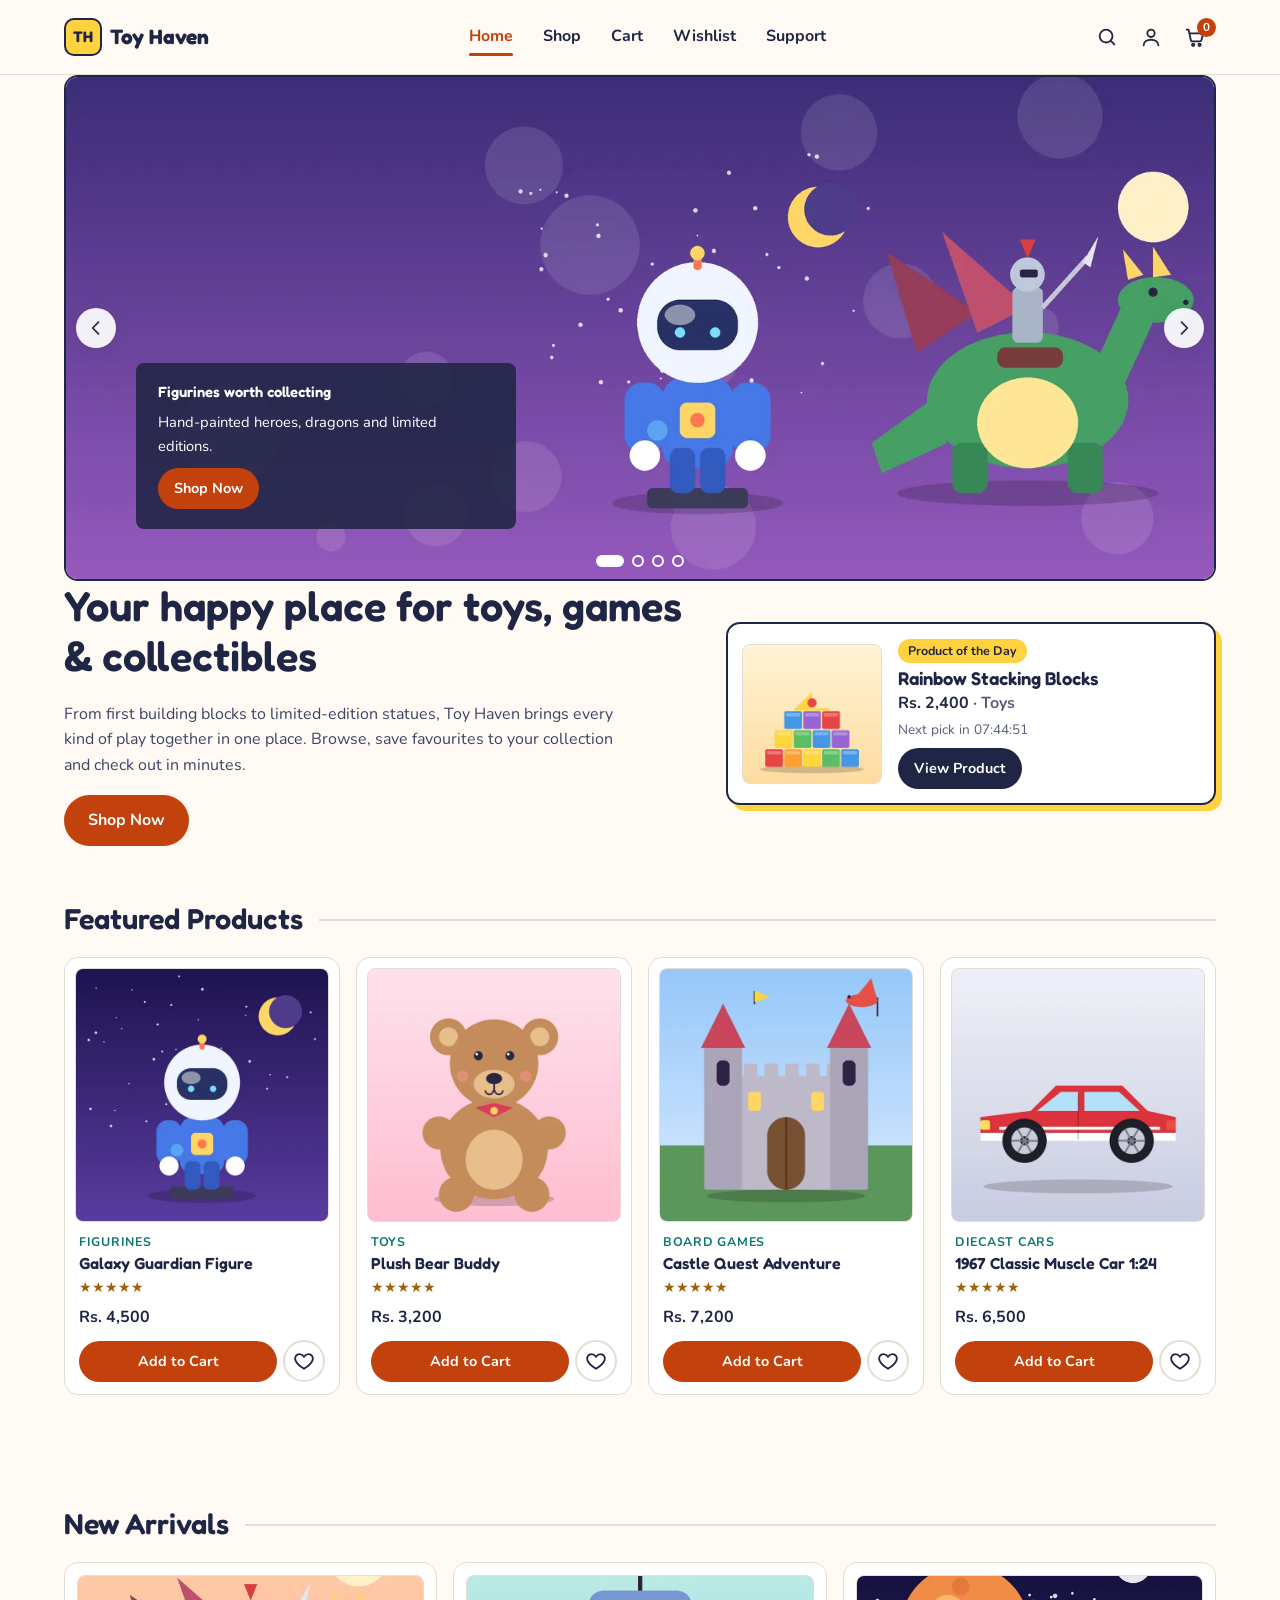
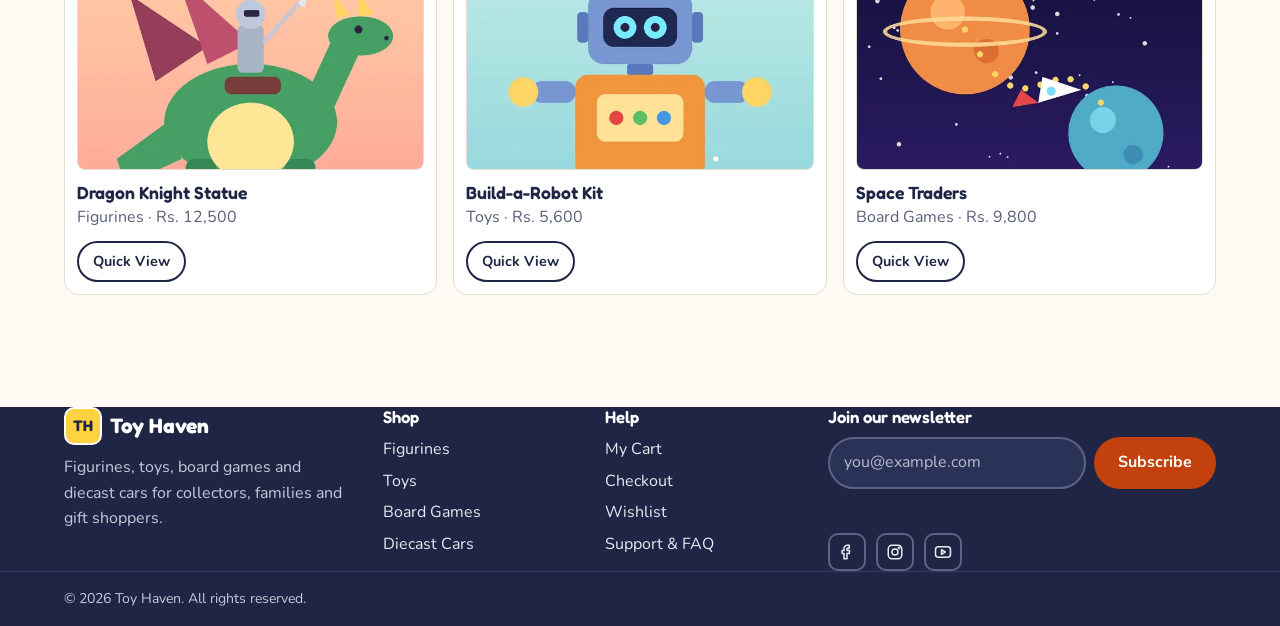
<file: index.html>
<!DOCTYPE html>
<html lang="en">
<head>
  <meta charset="utf-8">
  <meta name="viewport" content="width=device-width, initial-scale=1">
  <title>Toy Haven | Toys, Board Games, Figurines & Diecast Cars</title>
  <meta name="description" content="Toy Haven is an online toy store for collectible figurines, toys, board games and diecast model cars.">
  <meta name="author" content="Toy Haven">
  <meta name="theme-color" content="#1f2544">
  <link rel="icon" type="image/png" sizes="32x32" href="icons/icon-32.png">
  <link rel="apple-touch-icon" href="icons/icon-180.png">
  <link rel="manifest" href="manifest.json">
  <link rel="preconnect" href="https://fonts.googleapis.com">
  <link rel="preconnect" href="https://fonts.gstatic.com" crossorigin>
  <link rel="stylesheet" href="https://fonts.googleapis.com/css2?family=Fredoka:wght@500;600;700&amp;family=Nunito:wght@400;600;700&amp;display=swap">
  <link rel="stylesheet" href="css/style.css">
  <script>
    /* Mark JS as available and hide any image that fails to load (shows the placeholder box instead) */
    document.documentElement.className = "js";
    document.addEventListener("error", function (e) {
      if (e.target.tagName === "IMG") e.target.classList.add("img-missing");
    }, true);
  </script>
  <script src="js/data.js" defer></script>
  <script src="js/common.js" defer></script>
  <script src="js/home.js" defer></script>
</head><body>
  <a class="skip-link" href="#main">Skip to main content</a>

  <header class="site-header">
    <div class="container header-inner">
      <a href="index.html" class="logo" aria-label="Toy Haven home">
        <span class="logo-mark" aria-hidden="true">TH</span>
        <span>Toy Haven</span>
      </a>

      <nav class="main-nav" id="main-nav" aria-label="Main">
        <ul class="nav-list">
          <li><a href="index.html" aria-current="page">Home</a></li>
          <li><a href="products.html">Shop</a></li>
          <li><a href="cart.html">Cart</a></li>
          <li><a href="wishlist.html">Wishlist</a></li>
          <li><a href="support.html">Support</a></li>
        </ul>
      </nav>

      <div class="header-actions">
        <a href="products.html#search" class="icon-btn" aria-label="Search products"><svg viewBox="0 0 24 24" fill="none" stroke="currentColor" stroke-width="2" stroke-linecap="round" stroke-linejoin="round" aria-hidden="true"><circle cx="11" cy="11" r="7"/><path d="m20 20-3.5-3.5"/></svg></a>
        <a href="wishlist.html" class="icon-btn" aria-label="My wishlist and collection"><svg viewBox="0 0 24 24" fill="none" stroke="currentColor" stroke-width="2" stroke-linecap="round" stroke-linejoin="round" aria-hidden="true"><circle cx="12" cy="8" r="4"/><path d="M4 21c0-4 4-6 8-6s8 2 8 6"/></svg></a>
        <a href="cart.html" class="icon-btn cart-link" aria-label="Shopping cart"><svg viewBox="0 0 24 24" fill="none" stroke="currentColor" stroke-width="2" stroke-linecap="round" stroke-linejoin="round" aria-hidden="true"><path d="M3 4h2l2.4 11.2a2 2 0 0 0 2 1.6h7.7a2 2 0 0 0 2-1.5L21 8H6.2"/><circle cx="10" cy="20.5" r="1.3"/><circle cx="17" cy="20.5" r="1.3"/></svg><span class="cart-count" data-cart-count>0</span></a>
        <button class="hamburger" type="button" aria-label="Open menu" aria-expanded="false" aria-controls="main-nav">
          <span></span><span></span><span></span>
        </button>
      </div>
    </div>
  </header>

  <main id="main">
    <section class="container hero" aria-label="Promotional banners">
      <div class="slider" id="hero-slider">
        <div class="slides">
          <div class="slide" role="group" aria-roledescription="slide" aria-label="1 of 4">
            <span class="media"><img src="images/image1.webp" alt="Collectible figurines displayed on shelves" width="1600" height="700" fetchpriority="high"></span>
            <div class="slide-caption">
              <p class="slide-title">Figurines worth collecting</p>
              <p>Hand-painted heroes, dragons and limited editions.</p>
              <a class="btn btn-primary btn-sm" href="products.html?category=Figurines">Shop Now</a>
            </div>
          </div>
          <div class="slide" role="group" aria-roledescription="slide" aria-label="2 of 4">
            <span class="media"><img src="images/image2.webp" alt="Colourful toys for young children" width="1600" height="700" loading="lazy"></span>
            <div class="slide-caption">
              <p class="slide-title">Toys that spark imagination</p>
              <p>Blocks, plush friends and build-it-yourself kits.</p>
              <a class="btn btn-primary btn-sm" href="products.html?category=Toys">Shop Now</a>
            </div>
          </div>
          <div class="slide" role="group" aria-roledescription="slide" aria-label="3 of 4">
            <span class="media"><img src="images/image3.webp" alt="A family playing a board game together" width="1600" height="700" loading="lazy"></span>
            <div class="slide-caption">
              <p class="slide-title">Game night, sorted</p>
              <p>Strategy, trivia and co-op adventures for every table.</p>
              <a class="btn btn-primary btn-sm" href="products.html?category=Board%20Games">Shop Now</a>
            </div>
          </div>
          <div class="slide" role="group" aria-roledescription="slide" aria-label="4 of 4">
            <span class="media"><img src="images/image4.webp" alt="Detailed diecast model cars" width="1600" height="700" loading="lazy"></span>
            <div class="slide-caption">
              <p class="slide-title">Diecast cars in every scale</p>
              <p>Classic, rally and racing replicas from 1:43 to 1:18.</p>
              <a class="btn btn-primary btn-sm" href="products.html?category=Diecast%20Cars">Shop Now</a>
            </div>
          </div>
        </div>
        <button class="slider-arrow slider-prev" type="button" aria-label="Previous banner"><svg viewBox="0 0 24 24" fill="none" stroke="currentColor" stroke-width="2" stroke-linecap="round" stroke-linejoin="round" aria-hidden="true"><path d="m15 5-7 7 7 7"/></svg></button>
        <button class="slider-arrow slider-next" type="button" aria-label="Next banner"><svg viewBox="0 0 24 24" fill="none" stroke="currentColor" stroke-width="2" stroke-linecap="round" stroke-linejoin="round" aria-hidden="true"><path d="m9 5 7 7-7 7"/></svg></button>
        <div class="slider-dots"></div>
      </div>
    </section>

    <section class="container intro" aria-labelledby="intro-title">
      <div class="intro-text reveal">
        <h1 id="intro-title">Your happy place for toys, games &amp; collectibles</h1>
        <p>From first building blocks to limited-edition statues, Toy Haven brings every kind of play together in one place. Browse, save favourites to your collection and check out in minutes.</p>
        <a class="btn btn-primary" href="products.html">Shop Now</a>
      </div>
      <aside class="potd reveal" id="potd" aria-labelledby="potd-title">
        <span class="media"></span>
        <div>
          <span class="potd-label">Product of the Day</span>
          <h2 id="potd-title">Today's pick</h2>
        </div>
      </aside>
    </section>

    <section class="container section" aria-labelledby="featured-title">
      <div class="section-head">
        <h2 id="featured-title">Featured Products</h2>
      </div>
      <div class="grid-4" id="featured-grid"></div>
      <noscript><p class="empty-state">Please enable JavaScript to use this page.</p></noscript>
    </section>

    <section class="container section" aria-labelledby="new-title">
      <div class="section-head">
        <h2 id="new-title">New Arrivals</h2>
      </div>
      <div class="grid-3" id="new-grid"></div>
    </section>
  </main>

  <footer class="site-footer">
    <div class="container footer-grid">
      <div class="footer-brand">
        <a href="index.html" class="logo" aria-label="Toy Haven home">
          <span class="logo-mark" aria-hidden="true">TH</span>
          <span>Toy Haven</span>
        </a>
        <p>Figurines, toys, board games and diecast cars for collectors, families and gift shoppers.</p>
      </div>

      <nav class="footer-col" aria-label="Shop links">
        <h2 class="footer-title">Shop</h2>
        <ul>
          <li><a href="products.html?category=Figurines">Figurines</a></li>
          <li><a href="products.html?category=Toys">Toys</a></li>
          <li><a href="products.html?category=Board%20Games">Board Games</a></li>
          <li><a href="products.html?category=Diecast%20Cars">Diecast Cars</a></li>
        </ul>
      </nav>

      <nav class="footer-col" aria-label="Help links">
        <h2 class="footer-title">Help</h2>
        <ul>
          <li><a href="cart.html">My Cart</a></li>
          <li><a href="checkout.html">Checkout</a></li>
          <li><a href="wishlist.html">Wishlist</a></li>
          <li><a href="support.html">Support &amp; FAQ</a></li>
        </ul>
      </nav>

      <div class="footer-news">
        <h2 class="footer-title">Join our newsletter</h2>
        <form class="newsletter-form" id="newsletter-form" novalidate>
          <label for="newsletter-email" class="sr-only">Email address</label>
          <div class="newsletter-row">
            <input type="email" id="newsletter-email" name="email" placeholder="you@example.com" autocomplete="email">
            <button type="submit" class="btn btn-primary">Subscribe</button>
          </div>
          <p class="form-msg" id="newsletter-msg" role="status" aria-live="polite"></p>
        </form>
        <ul class="socials">
          <li><a href="https://www.facebook.com/" aria-label="Toy Haven on Facebook" rel="noopener"><svg viewBox="0 0 24 24" fill="none" stroke="currentColor" stroke-width="2" stroke-linecap="round" stroke-linejoin="round" aria-hidden="true"><path d="M15 3h-2.5A4.5 4.5 0 0 0 8 7.5V10H5.5v4H8v7h4v-7h3l.5-4H12V7.8c0-.5.4-.8.8-.8H15z"/></svg></a></li>
          <li><a href="https://www.instagram.com/" aria-label="Toy Haven on Instagram" rel="noopener"><svg viewBox="0 0 24 24" fill="none" stroke="currentColor" stroke-width="2" stroke-linecap="round" stroke-linejoin="round" aria-hidden="true"><rect x="3" y="3" width="18" height="18" rx="5"/><circle cx="12" cy="12" r="4"/><circle cx="17.5" cy="6.5" r="0.8"/></svg></a></li>
          <li><a href="https://www.youtube.com/" aria-label="Toy Haven on YouTube" rel="noopener"><svg viewBox="0 0 24 24" fill="none" stroke="currentColor" stroke-width="2" stroke-linecap="round" stroke-linejoin="round" aria-hidden="true"><rect x="2" y="5" width="20" height="14" rx="4"/><path d="m10 9 5 3-5 3z"/></svg></a></li>
        </ul>
      </div>
    </div>
    <div class="footer-bottom">
      <div class="container">
        <p>&copy; <span data-year>2026</span> Toy Haven. All rights reserved.</p>
      </div>
    </div>
  </footer>
</body>
</html>
</file>
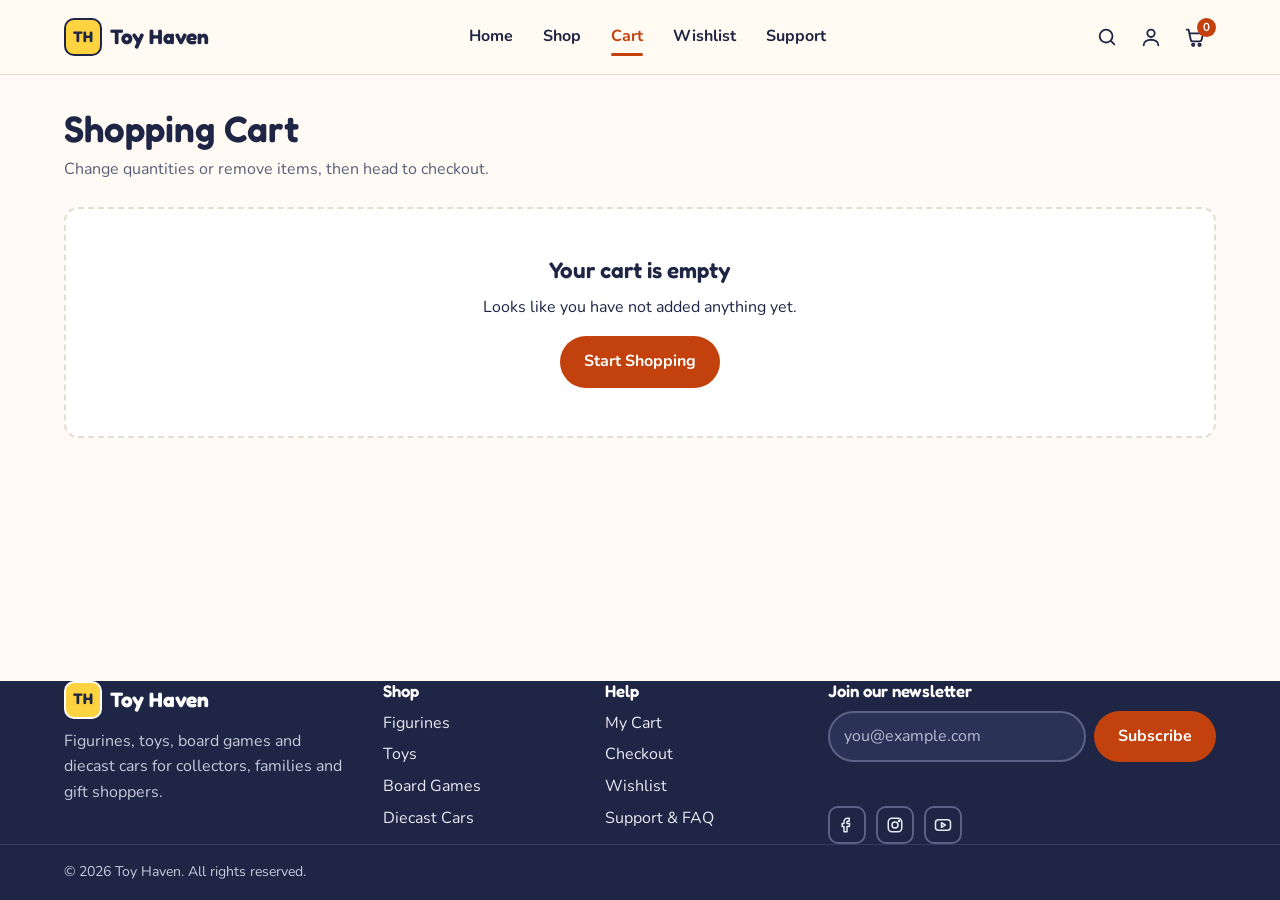
<file: cart.html>
<!DOCTYPE html>
<html lang="en">
<head>
  <meta charset="utf-8">
  <meta name="viewport" content="width=device-width, initial-scale=1">
  <title>Shopping Cart | Toy Haven</title>
  <meta name="description" content="Review the items in your Toy Haven shopping cart.">
  <meta name="author" content="Toy Haven">
  <meta name="theme-color" content="#1f2544">
  <link rel="icon" type="image/png" sizes="32x32" href="icons/icon-32.png">
  <link rel="apple-touch-icon" href="icons/icon-180.png">
  <link rel="manifest" href="manifest.json">
  <link rel="preconnect" href="https://fonts.googleapis.com">
  <link rel="preconnect" href="https://fonts.gstatic.com" crossorigin>
  <link rel="stylesheet" href="https://fonts.googleapis.com/css2?family=Fredoka:wght@500;600;700&amp;family=Nunito:wght@400;600;700&amp;display=swap">
  <link rel="stylesheet" href="css/style.css">
  <script>
    /* Mark JS as available and hide any image that fails to load (shows the placeholder box instead) */
    document.documentElement.className = "js";
    document.addEventListener("error", function (e) {
      if (e.target.tagName === "IMG") e.target.classList.add("img-missing");
    }, true);
  </script>
  <script src="js/data.js" defer></script>
  <script src="js/common.js" defer></script>
  <script src="js/cart.js" defer></script>
</head><body>
  <a class="skip-link" href="#main">Skip to main content</a>

  <header class="site-header">
    <div class="container header-inner">
      <a href="index.html" class="logo" aria-label="Toy Haven home">
        <span class="logo-mark" aria-hidden="true">TH</span>
        <span>Toy Haven</span>
      </a>

      <nav class="main-nav" id="main-nav" aria-label="Main">
        <ul class="nav-list">
          <li><a href="index.html">Home</a></li>
          <li><a href="products.html">Shop</a></li>
          <li><a href="cart.html" aria-current="page">Cart</a></li>
          <li><a href="wishlist.html">Wishlist</a></li>
          <li><a href="support.html">Support</a></li>
        </ul>
      </nav>

      <div class="header-actions">
        <a href="products.html#search" class="icon-btn" aria-label="Search products"><svg viewBox="0 0 24 24" fill="none" stroke="currentColor" stroke-width="2" stroke-linecap="round" stroke-linejoin="round" aria-hidden="true"><circle cx="11" cy="11" r="7"/><path d="m20 20-3.5-3.5"/></svg></a>
        <a href="wishlist.html" class="icon-btn" aria-label="My wishlist and collection"><svg viewBox="0 0 24 24" fill="none" stroke="currentColor" stroke-width="2" stroke-linecap="round" stroke-linejoin="round" aria-hidden="true"><circle cx="12" cy="8" r="4"/><path d="M4 21c0-4 4-6 8-6s8 2 8 6"/></svg></a>
        <a href="cart.html" class="icon-btn cart-link" aria-label="Shopping cart"><svg viewBox="0 0 24 24" fill="none" stroke="currentColor" stroke-width="2" stroke-linecap="round" stroke-linejoin="round" aria-hidden="true"><path d="M3 4h2l2.4 11.2a2 2 0 0 0 2 1.6h7.7a2 2 0 0 0 2-1.5L21 8H6.2"/><circle cx="10" cy="20.5" r="1.3"/><circle cx="17" cy="20.5" r="1.3"/></svg><span class="cart-count" data-cart-count>0</span></a>
        <button class="hamburger" type="button" aria-label="Open menu" aria-expanded="false" aria-controls="main-nav">
          <span></span><span></span><span></span>
        </button>
      </div>
    </div>
  </header>

  <main id="main" class="container">
    <h1 class="page-title">Shopping Cart</h1>
    <p class="page-lead">Change quantities or remove items, then head to checkout.</p>

    <div class="cart-layout" id="cart-layout">
      <section class="card-box" aria-labelledby="cart-items-title">
        <h2 id="cart-items-title" class="sr-only">Items in your cart</h2>
        <table class="cart-table">
          <caption class="sr-only">Products in your shopping cart</caption>
          <thead>
            <tr>
              <th scope="col">Product</th>
              <th scope="col">Quantity</th>
              <th scope="col">Price</th>
              <th scope="col">Subtotal</th>
              <th scope="col"><span class="sr-only">Remove</span></th>
            </tr>
          </thead>
          <tbody id="cart-body"></tbody>
        </table>
        <div class="cart-tools">
          <button class="btn btn-outline btn-sm" id="clear-cart" type="button">Clear Cart</button>
        </div>
      </section>

      <aside class="summary card-box" aria-labelledby="summary-title">
        <h2 id="summary-title">Cart Summary</h2>
        <div class="summary-row"><span>Items</span><span id="sum-items">0</span></div>
        <div class="summary-row"><span>Subtotal</span><span id="sum-subtotal">Rs. 0</span></div>
        <div class="summary-row"><span>Delivery</span><span id="sum-shipping">Free</span></div>
        <div class="summary-row total"><span>Total</span><span id="sum-total">Rs. 0</span></div>
        <p class="summary-note" id="shipping-note"></p>
        <div class="summary-actions">
          <a class="btn btn-outline btn-block" href="products.html">Continue Shopping</a>
          <a class="btn btn-dark btn-block" href="checkout.html">Proceed to Checkout</a>
        </div>
      </aside>
    </div>

    <div class="empty-state" id="cart-empty" hidden>
      <h2>Your cart is empty</h2>
      <p>Looks like you have not added anything yet.</p>
      <a class="btn btn-primary" href="products.html">Start Shopping</a>
    </div>
    <noscript><p class="empty-state">Please enable JavaScript to use this page.</p></noscript>
  </main>

  <footer class="site-footer">
    <div class="container footer-grid">
      <div class="footer-brand">
        <a href="index.html" class="logo" aria-label="Toy Haven home">
          <span class="logo-mark" aria-hidden="true">TH</span>
          <span>Toy Haven</span>
        </a>
        <p>Figurines, toys, board games and diecast cars for collectors, families and gift shoppers.</p>
      </div>

      <nav class="footer-col" aria-label="Shop links">
        <h2 class="footer-title">Shop</h2>
        <ul>
          <li><a href="products.html?category=Figurines">Figurines</a></li>
          <li><a href="products.html?category=Toys">Toys</a></li>
          <li><a href="products.html?category=Board%20Games">Board Games</a></li>
          <li><a href="products.html?category=Diecast%20Cars">Diecast Cars</a></li>
        </ul>
      </nav>

      <nav class="footer-col" aria-label="Help links">
        <h2 class="footer-title">Help</h2>
        <ul>
          <li><a href="cart.html">My Cart</a></li>
          <li><a href="checkout.html">Checkout</a></li>
          <li><a href="wishlist.html">Wishlist</a></li>
          <li><a href="support.html">Support &amp; FAQ</a></li>
        </ul>
      </nav>

      <div class="footer-news">
        <h2 class="footer-title">Join our newsletter</h2>
        <form class="newsletter-form" id="newsletter-form" novalidate>
          <label for="newsletter-email" class="sr-only">Email address</label>
          <div class="newsletter-row">
            <input type="email" id="newsletter-email" name="email" placeholder="you@example.com" autocomplete="email">
            <button type="submit" class="btn btn-primary">Subscribe</button>
          </div>
          <p class="form-msg" id="newsletter-msg" role="status" aria-live="polite"></p>
        </form>
        <ul class="socials">
          <li><a href="https://www.facebook.com/" aria-label="Toy Haven on Facebook" rel="noopener"><svg viewBox="0 0 24 24" fill="none" stroke="currentColor" stroke-width="2" stroke-linecap="round" stroke-linejoin="round" aria-hidden="true"><path d="M15 3h-2.5A4.5 4.5 0 0 0 8 7.5V10H5.5v4H8v7h4v-7h3l.5-4H12V7.8c0-.5.4-.8.8-.8H15z"/></svg></a></li>
          <li><a href="https://www.instagram.com/" aria-label="Toy Haven on Instagram" rel="noopener"><svg viewBox="0 0 24 24" fill="none" stroke="currentColor" stroke-width="2" stroke-linecap="round" stroke-linejoin="round" aria-hidden="true"><rect x="3" y="3" width="18" height="18" rx="5"/><circle cx="12" cy="12" r="4"/><circle cx="17.5" cy="6.5" r="0.8"/></svg></a></li>
          <li><a href="https://www.youtube.com/" aria-label="Toy Haven on YouTube" rel="noopener"><svg viewBox="0 0 24 24" fill="none" stroke="currentColor" stroke-width="2" stroke-linecap="round" stroke-linejoin="round" aria-hidden="true"><rect x="2" y="5" width="20" height="14" rx="4"/><path d="m10 9 5 3-5 3z"/></svg></a></li>
        </ul>
      </div>
    </div>
    <div class="footer-bottom">
      <div class="container">
        <p>&copy; <span data-year>2026</span> Toy Haven. All rights reserved.</p>
      </div>
    </div>
  </footer>
</body>
</html>
</file>
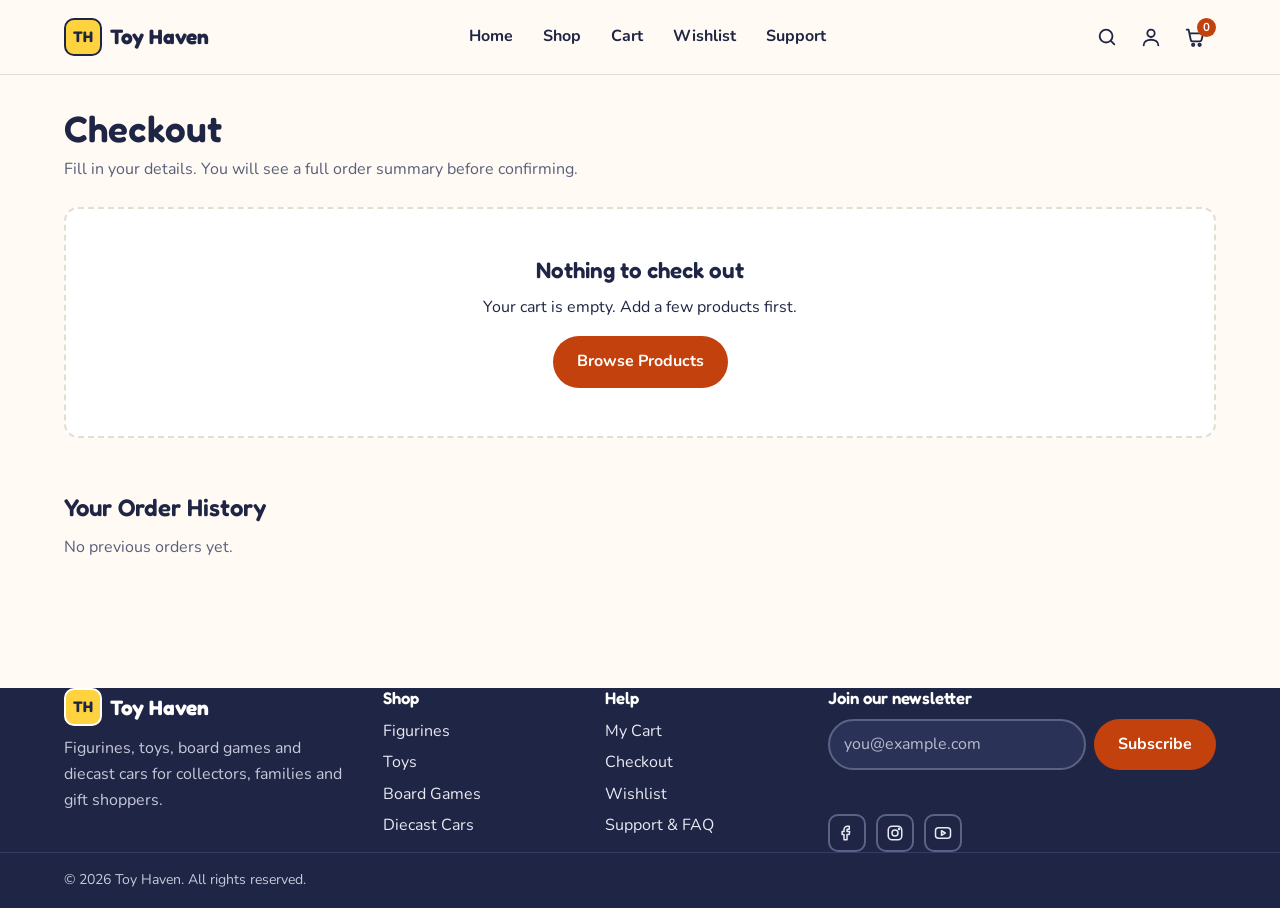
<file: checkout.html>
<!DOCTYPE html>
<html lang="en">
<head>
  <meta charset="utf-8">
  <meta name="viewport" content="width=device-width, initial-scale=1">
  <title>Checkout | Toy Haven</title>
  <meta name="description" content="Enter your delivery and payment details to complete your Toy Haven order.">
  <meta name="author" content="Toy Haven">
  <meta name="theme-color" content="#1f2544">
  <link rel="icon" type="image/png" sizes="32x32" href="icons/icon-32.png">
  <link rel="apple-touch-icon" href="icons/icon-180.png">
  <link rel="manifest" href="manifest.json">
  <link rel="preconnect" href="https://fonts.googleapis.com">
  <link rel="preconnect" href="https://fonts.gstatic.com" crossorigin>
  <link rel="stylesheet" href="https://fonts.googleapis.com/css2?family=Fredoka:wght@500;600;700&amp;family=Nunito:wght@400;600;700&amp;display=swap">
  <link rel="stylesheet" href="css/style.css">
  <script>
    /* Mark JS as available and hide any image that fails to load (shows the placeholder box instead) */
    document.documentElement.className = "js";
    document.addEventListener("error", function (e) {
      if (e.target.tagName === "IMG") e.target.classList.add("img-missing");
    }, true);
  </script>
  <script src="js/data.js" defer></script>
  <script src="js/common.js" defer></script>
  <script src="js/checkout.js" defer></script>
</head><body>
  <a class="skip-link" href="#main">Skip to main content</a>

  <header class="site-header">
    <div class="container header-inner">
      <a href="index.html" class="logo" aria-label="Toy Haven home">
        <span class="logo-mark" aria-hidden="true">TH</span>
        <span>Toy Haven</span>
      </a>

      <nav class="main-nav" id="main-nav" aria-label="Main">
        <ul class="nav-list">
          <li><a href="index.html">Home</a></li>
          <li><a href="products.html">Shop</a></li>
          <li><a href="cart.html">Cart</a></li>
          <li><a href="wishlist.html">Wishlist</a></li>
          <li><a href="support.html">Support</a></li>
        </ul>
      </nav>

      <div class="header-actions">
        <a href="products.html#search" class="icon-btn" aria-label="Search products"><svg viewBox="0 0 24 24" fill="none" stroke="currentColor" stroke-width="2" stroke-linecap="round" stroke-linejoin="round" aria-hidden="true"><circle cx="11" cy="11" r="7"/><path d="m20 20-3.5-3.5"/></svg></a>
        <a href="wishlist.html" class="icon-btn" aria-label="My wishlist and collection"><svg viewBox="0 0 24 24" fill="none" stroke="currentColor" stroke-width="2" stroke-linecap="round" stroke-linejoin="round" aria-hidden="true"><circle cx="12" cy="8" r="4"/><path d="M4 21c0-4 4-6 8-6s8 2 8 6"/></svg></a>
        <a href="cart.html" class="icon-btn cart-link" aria-label="Shopping cart"><svg viewBox="0 0 24 24" fill="none" stroke="currentColor" stroke-width="2" stroke-linecap="round" stroke-linejoin="round" aria-hidden="true"><path d="M3 4h2l2.4 11.2a2 2 0 0 0 2 1.6h7.7a2 2 0 0 0 2-1.5L21 8H6.2"/><circle cx="10" cy="20.5" r="1.3"/><circle cx="17" cy="20.5" r="1.3"/></svg><span class="cart-count" data-cart-count>0</span></a>
        <button class="hamburger" type="button" aria-label="Open menu" aria-expanded="false" aria-controls="main-nav">
          <span></span><span></span><span></span>
        </button>
      </div>
    </div>
  </header>

  <main id="main" class="container">
    <h1 class="page-title">Checkout</h1>
    <p class="page-lead">Fill in your details. You will see a full order summary before confirming.</p>

    <div class="empty-state" id="checkout-empty" hidden>
      <h2>Nothing to check out</h2>
      <p>Your cart is empty. Add a few products first.</p>
      <a class="btn btn-primary" href="products.html">Browse Products</a>
    </div>

    <div class="checkout-layout" id="checkout-layout">
      <section class="card-box" aria-labelledby="details-title">
        <h2 id="details-title">Delivery &amp; Payment</h2>
        <form id="checkout-form" novalidate>
            <div class="field">
              <label for="full-name">Full name</label>
              <input type="text" id="full-name" name="full-name" aria-describedby="full-name-error" autocomplete="name" required>
              <span class="field-error" id="full-name-error"></span>
            </div>
            <div class="field">
              <label for="email">Email address</label>
              <input type="email" id="email" name="email" aria-describedby="email-error" autocomplete="email" required>
              <span class="field-error" id="email-error"></span>
            </div>
            <div class="field">
              <label for="address">Delivery address</label>
              <input type="text" id="address" name="address" aria-describedby="address-error" autocomplete="address-line1" required>
              <span class="field-error" id="address-error"></span>
            </div>
            <div class="field">
              <label for="city">City</label>
              <select id="city" name="city" aria-describedby="city-error" required>
                <option value="">Choose your city</option><option value="Colombo">Colombo</option><option value="Kandy">Kandy</option><option value="Galle">Galle</option><option value="Negombo">Negombo</option><option value="Jaffna">Jaffna</option><option value="Kurunegala">Kurunegala</option><option value="Matara">Matara</option><option value="Other">Other</option>
              </select>
              <span class="field-error" id="city-error"></span>
            </div>

            <fieldset class="field">
              <legend>Payment method</legend>
              <label class="radio-card"><input type="radio" name="payment" value="card"> Credit / Debit Card</label>
              <label class="radio-card"><input type="radio" name="payment" value="cod"> Cash on Delivery</label>
              <span class="field-error" id="payment-error" aria-live="polite"></span>
            </fieldset>

            <div class="card-fields" id="card-fields" hidden>
            <div class="field">
              <label for="card-number">Card number</label>
              <input type="text" id="card-number" name="card-number" aria-describedby="card-number-error" inputmode="numeric" autocomplete="off" placeholder="1234 5678 9012 3456">
              <span class="field-error" id="card-number-error"></span>
            </div>
              <div class="field-row">
            <div class="field">
              <label for="card-expiry">Expiry (MM/YY)</label>
              <input type="text" id="card-expiry" name="card-expiry" aria-describedby="card-expiry-error" inputmode="numeric" autocomplete="off" placeholder="MM/YY">
              <span class="field-error" id="card-expiry-error"></span>
            </div>
            <div class="field">
              <label for="card-cvv">CVV</label>
              <input type="text" id="card-cvv" name="card-cvv" aria-describedby="card-cvv-error" inputmode="numeric" autocomplete="off" placeholder="123">
              <span class="field-error" id="card-cvv-error"></span>
            </div>
              </div>
              <p class="field-hint">This is a payment simulation. Please do not enter real card details.</p>
            </div>

            <button type="submit" class="btn btn-dark btn-block">Review Order</button>
        </form>
      </section>

      <aside class="summary card-box" aria-labelledby="order-title">
        <h2 id="order-title">Order Summary</h2>
        <ul class="order-items" id="order-items"></ul>
        <div class="summary-row"><span>Subtotal</span><span id="co-subtotal">Rs. 0</span></div>
        <div class="summary-row"><span>Delivery</span><span id="co-shipping">Free</span></div>
        <div class="summary-row total"><span>Total</span><span id="co-total">Rs. 0</span></div>
        <div class="summary-actions">
          <button type="submit" form="checkout-form" class="btn btn-dark btn-block">Place Order</button>
          <a class="btn btn-outline btn-block" href="cart.html">Back to Cart</a>
        </div>
      </aside>
    </div>

    <section class="section" aria-labelledby="history-title">
      <h2 id="history-title">Your Order History</h2>
      <ul class="history-list" id="order-history"></ul>
      <p class="muted" id="history-empty">No previous orders yet.</p>
    </section>
    <noscript><p class="empty-state">Please enable JavaScript to use this page.</p></noscript>
  </main>

  <footer class="site-footer">
    <div class="container footer-grid">
      <div class="footer-brand">
        <a href="index.html" class="logo" aria-label="Toy Haven home">
          <span class="logo-mark" aria-hidden="true">TH</span>
          <span>Toy Haven</span>
        </a>
        <p>Figurines, toys, board games and diecast cars for collectors, families and gift shoppers.</p>
      </div>

      <nav class="footer-col" aria-label="Shop links">
        <h2 class="footer-title">Shop</h2>
        <ul>
          <li><a href="products.html?category=Figurines">Figurines</a></li>
          <li><a href="products.html?category=Toys">Toys</a></li>
          <li><a href="products.html?category=Board%20Games">Board Games</a></li>
          <li><a href="products.html?category=Diecast%20Cars">Diecast Cars</a></li>
        </ul>
      </nav>

      <nav class="footer-col" aria-label="Help links">
        <h2 class="footer-title">Help</h2>
        <ul>
          <li><a href="cart.html">My Cart</a></li>
          <li><a href="checkout.html">Checkout</a></li>
          <li><a href="wishlist.html">Wishlist</a></li>
          <li><a href="support.html">Support &amp; FAQ</a></li>
        </ul>
      </nav>

      <div class="footer-news">
        <h2 class="footer-title">Join our newsletter</h2>
        <form class="newsletter-form" id="newsletter-form" novalidate>
          <label for="newsletter-email" class="sr-only">Email address</label>
          <div class="newsletter-row">
            <input type="email" id="newsletter-email" name="email" placeholder="you@example.com" autocomplete="email">
            <button type="submit" class="btn btn-primary">Subscribe</button>
          </div>
          <p class="form-msg" id="newsletter-msg" role="status" aria-live="polite"></p>
        </form>
        <ul class="socials">
          <li><a href="https://www.facebook.com/" aria-label="Toy Haven on Facebook" rel="noopener"><svg viewBox="0 0 24 24" fill="none" stroke="currentColor" stroke-width="2" stroke-linecap="round" stroke-linejoin="round" aria-hidden="true"><path d="M15 3h-2.5A4.5 4.5 0 0 0 8 7.5V10H5.5v4H8v7h4v-7h3l.5-4H12V7.8c0-.5.4-.8.8-.8H15z"/></svg></a></li>
          <li><a href="https://www.instagram.com/" aria-label="Toy Haven on Instagram" rel="noopener"><svg viewBox="0 0 24 24" fill="none" stroke="currentColor" stroke-width="2" stroke-linecap="round" stroke-linejoin="round" aria-hidden="true"><rect x="3" y="3" width="18" height="18" rx="5"/><circle cx="12" cy="12" r="4"/><circle cx="17.5" cy="6.5" r="0.8"/></svg></a></li>
          <li><a href="https://www.youtube.com/" aria-label="Toy Haven on YouTube" rel="noopener"><svg viewBox="0 0 24 24" fill="none" stroke="currentColor" stroke-width="2" stroke-linecap="round" stroke-linejoin="round" aria-hidden="true"><rect x="2" y="5" width="20" height="14" rx="4"/><path d="m10 9 5 3-5 3z"/></svg></a></li>
        </ul>
      </div>
    </div>
    <div class="footer-bottom">
      <div class="container">
        <p>&copy; <span data-year>2026</span> Toy Haven. All rights reserved.</p>
      </div>
    </div>
  </footer>
</body>
</html>
</file>
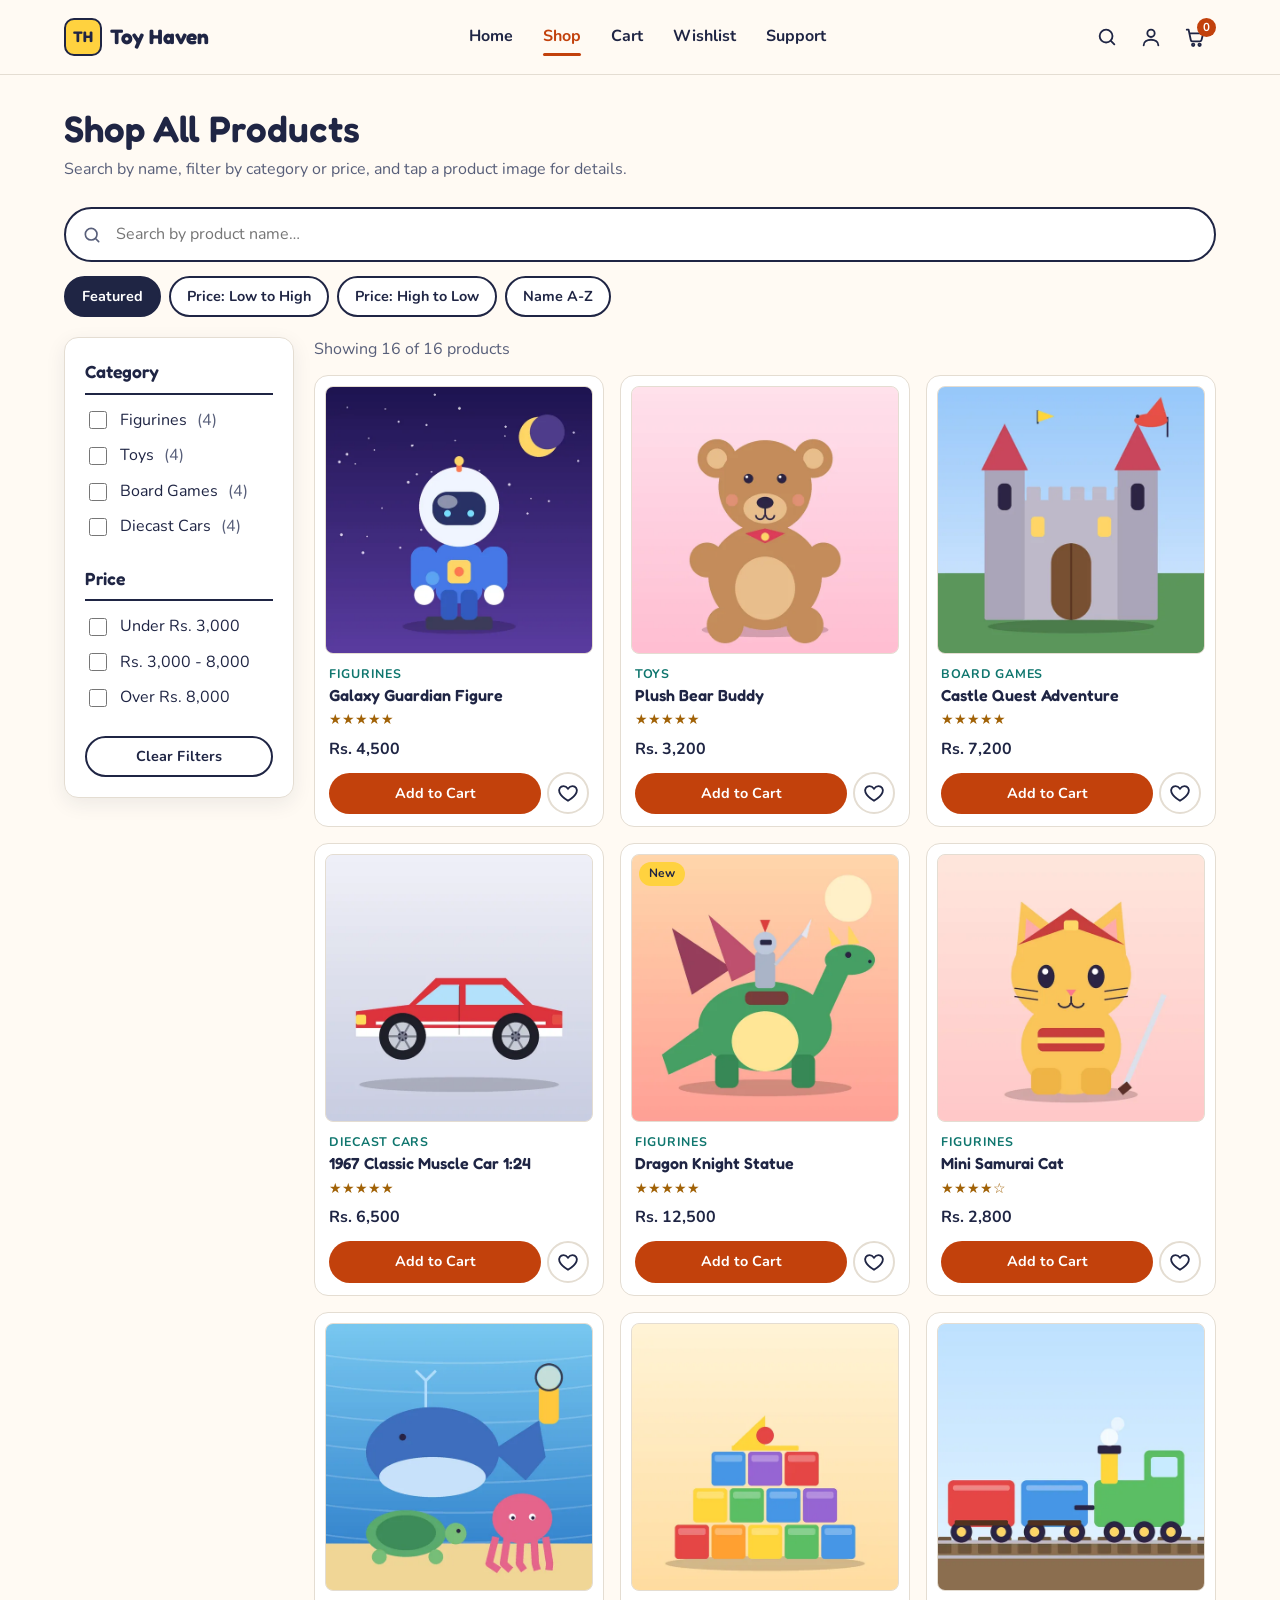
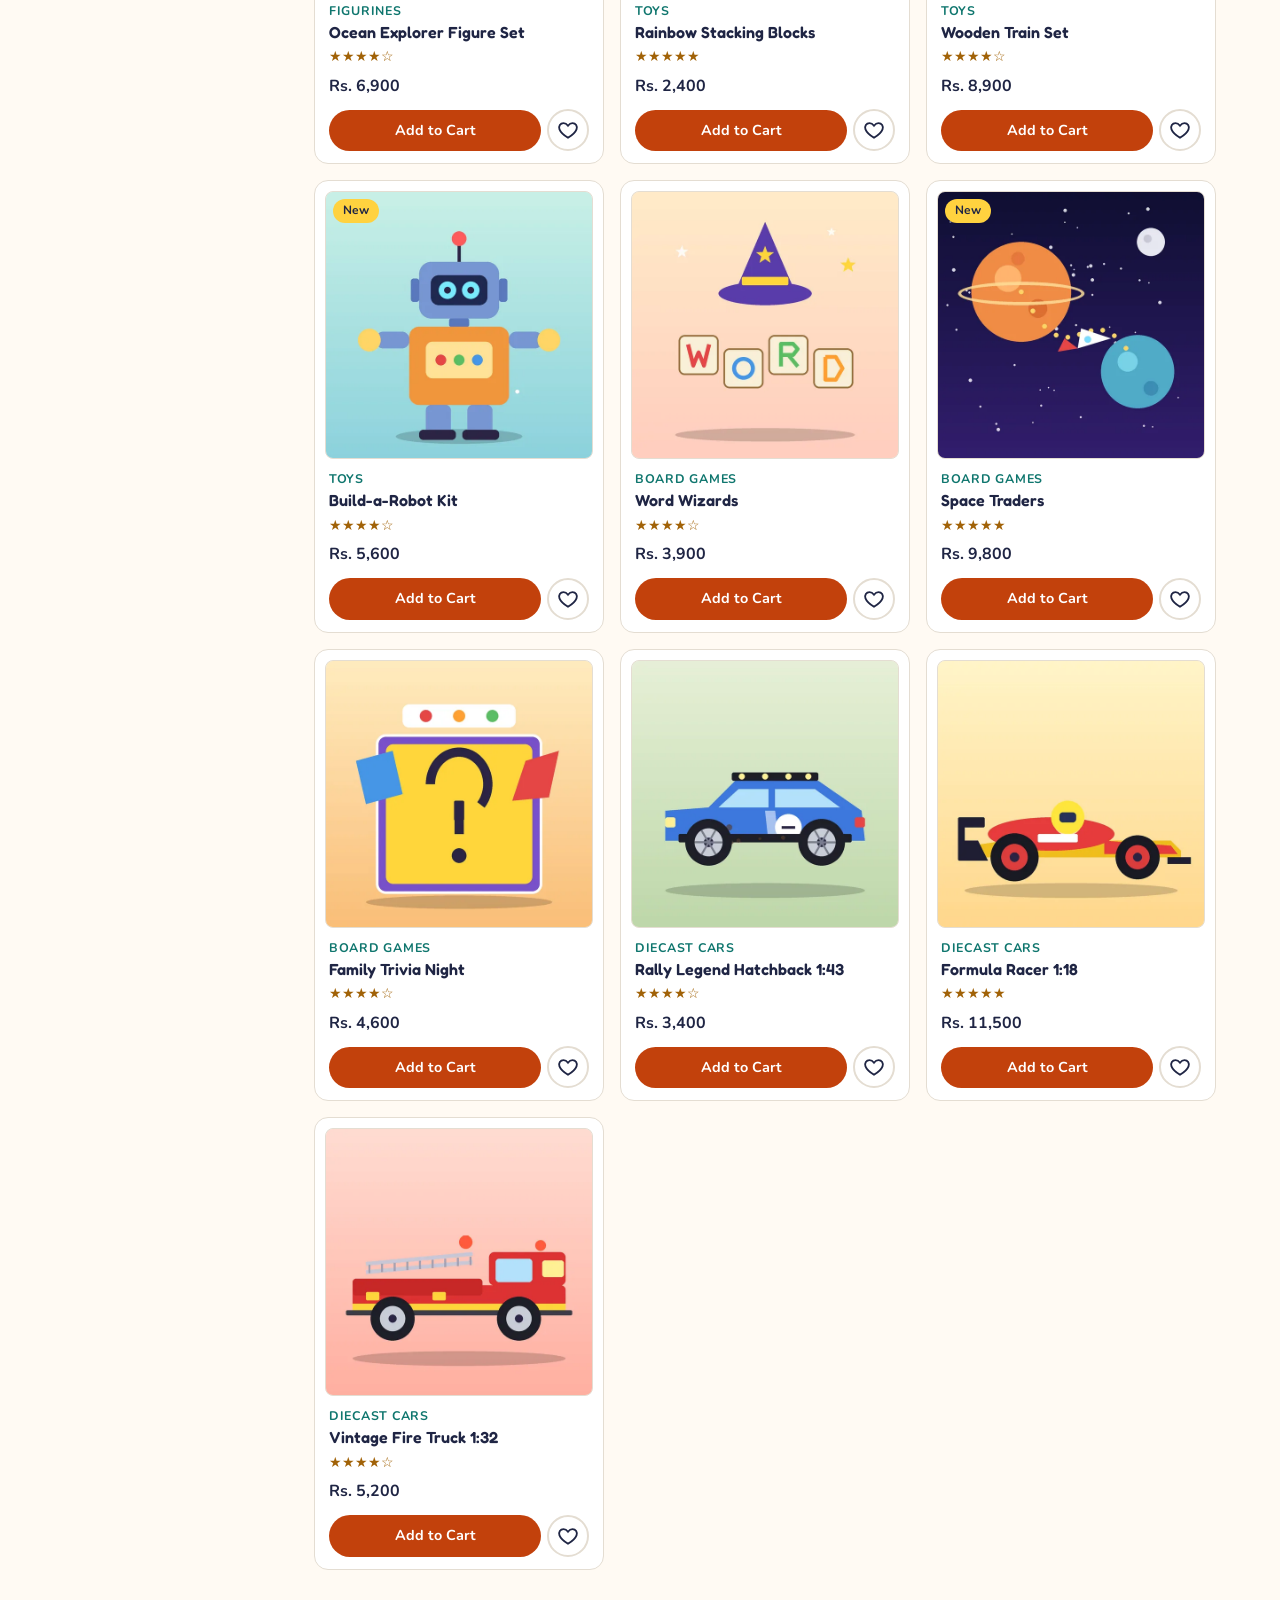
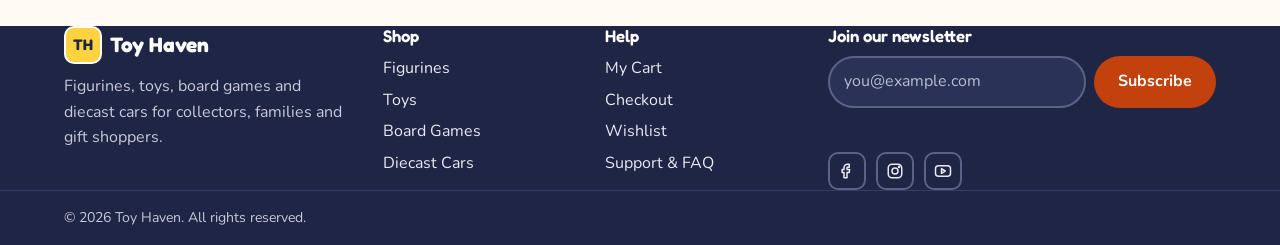
<file: products.html>
<!DOCTYPE html>
<html lang="en">
<head>
  <meta charset="utf-8">
  <meta name="viewport" content="width=device-width, initial-scale=1">
  <title>Shop All Products | Toy Haven</title>
  <meta name="description" content="Search and filter figurines, toys, board games and diecast cars at Toy Haven.">
  <meta name="author" content="Toy Haven">
  <meta name="theme-color" content="#1f2544">
  <link rel="icon" type="image/png" sizes="32x32" href="icons/icon-32.png">
  <link rel="apple-touch-icon" href="icons/icon-180.png">
  <link rel="manifest" href="manifest.json">
  <link rel="preconnect" href="https://fonts.googleapis.com">
  <link rel="preconnect" href="https://fonts.gstatic.com" crossorigin>
  <link rel="stylesheet" href="https://fonts.googleapis.com/css2?family=Fredoka:wght@500;600;700&amp;family=Nunito:wght@400;600;700&amp;display=swap">
  <link rel="stylesheet" href="css/style.css">
  <script>
    /* Mark JS as available and hide any image that fails to load (shows the placeholder box instead) */
    document.documentElement.className = "js";
    document.addEventListener("error", function (e) {
      if (e.target.tagName === "IMG") e.target.classList.add("img-missing");
    }, true);
  </script>
  <script src="js/data.js" defer></script>
  <script src="js/common.js" defer></script>
  <script src="js/products.js" defer></script>
</head><body>
  <a class="skip-link" href="#main">Skip to main content</a>

  <header class="site-header">
    <div class="container header-inner">
      <a href="index.html" class="logo" aria-label="Toy Haven home">
        <span class="logo-mark" aria-hidden="true">TH</span>
        <span>Toy Haven</span>
      </a>

      <nav class="main-nav" id="main-nav" aria-label="Main">
        <ul class="nav-list">
          <li><a href="index.html">Home</a></li>
          <li><a href="products.html" aria-current="page">Shop</a></li>
          <li><a href="cart.html">Cart</a></li>
          <li><a href="wishlist.html">Wishlist</a></li>
          <li><a href="support.html">Support</a></li>
        </ul>
      </nav>

      <div class="header-actions">
        <a href="products.html#search" class="icon-btn" aria-label="Search products"><svg viewBox="0 0 24 24" fill="none" stroke="currentColor" stroke-width="2" stroke-linecap="round" stroke-linejoin="round" aria-hidden="true"><circle cx="11" cy="11" r="7"/><path d="m20 20-3.5-3.5"/></svg></a>
        <a href="wishlist.html" class="icon-btn" aria-label="My wishlist and collection"><svg viewBox="0 0 24 24" fill="none" stroke="currentColor" stroke-width="2" stroke-linecap="round" stroke-linejoin="round" aria-hidden="true"><circle cx="12" cy="8" r="4"/><path d="M4 21c0-4 4-6 8-6s8 2 8 6"/></svg></a>
        <a href="cart.html" class="icon-btn cart-link" aria-label="Shopping cart"><svg viewBox="0 0 24 24" fill="none" stroke="currentColor" stroke-width="2" stroke-linecap="round" stroke-linejoin="round" aria-hidden="true"><path d="M3 4h2l2.4 11.2a2 2 0 0 0 2 1.6h7.7a2 2 0 0 0 2-1.5L21 8H6.2"/><circle cx="10" cy="20.5" r="1.3"/><circle cx="17" cy="20.5" r="1.3"/></svg><span class="cart-count" data-cart-count>0</span></a>
        <button class="hamburger" type="button" aria-label="Open menu" aria-expanded="false" aria-controls="main-nav">
          <span></span><span></span><span></span>
        </button>
      </div>
    </div>
  </header>

  <main id="main" class="container">
    <h1 class="page-title">Shop All Products</h1>
    <p class="page-lead">Search by name, filter by category or price, and tap a product image for details.</p>

    <div class="search-bar" role="search">
      <label for="search" class="sr-only">Search products by name</label>
      <svg viewBox="0 0 24 24" fill="none" stroke="currentColor" stroke-width="2" stroke-linecap="round" stroke-linejoin="round" aria-hidden="true"><circle cx="11" cy="11" r="7"/><path d="m20 20-3.5-3.5"/></svg>
      <input type="search" id="search" name="q" placeholder="Search by product name…" autocomplete="off">
    </div>

    <div class="pill-group" role="group" aria-label="Sort products">
      <button class="pill" type="button" data-sort="featured" aria-pressed="true">Featured</button>
      <button class="pill" type="button" data-sort="price-asc" aria-pressed="false">Price: Low to High</button>
      <button class="pill" type="button" data-sort="price-desc" aria-pressed="false">Price: High to Low</button>
      <button class="pill" type="button" data-sort="name" aria-pressed="false">Name A-Z</button>
    </div>

    <div class="shop-layout">
      <button class="btn btn-outline btn-sm filters-toggle" id="filters-toggle" type="button" aria-expanded="false" aria-controls="filters">Show Filters</button>

      <aside class="filters card-box" id="filters" aria-label="Product filters">
        <form onsubmit="return false">
          <fieldset>
            <legend>Category</legend>
            <label class="check"><input type="checkbox" name="category" value="Figurines"> Figurines <span class="muted"></span></label>
            <label class="check"><input type="checkbox" name="category" value="Toys"> Toys <span class="muted"></span></label>
            <label class="check"><input type="checkbox" name="category" value="Board Games"> Board Games <span class="muted"></span></label>
            <label class="check"><input type="checkbox" name="category" value="Diecast Cars"> Diecast Cars <span class="muted"></span></label>
          </fieldset>
          <fieldset>
            <legend>Price</legend>
            <label class="check"><input type="checkbox" name="price" value="under-3000"> Under Rs. 3,000</label>
            <label class="check"><input type="checkbox" name="price" value="3000-8000"> Rs. 3,000 - 8,000</label>
            <label class="check"><input type="checkbox" name="price" value="over-8000"> Over Rs. 8,000</label>
          </fieldset>
          <button type="button" class="btn btn-outline btn-sm btn-block" id="clear-filters">Clear Filters</button>
        </form>
      </aside>

      <section aria-labelledby="results-heading">
        <h2 id="results-heading" class="sr-only">Products</h2>
        <div class="results-bar">
          <p id="results-count" aria-live="polite">Loading products…</p>
        </div>
        <div class="product-grid" id="product-grid"></div>
        <div class="empty-state" id="no-results" hidden>
          <h3>No products found</h3>
          <p>Try a different name or clear your filters.</p>
          <button class="btn btn-dark" type="button" id="reset-search">Reset Search</button>
        </div>
        <noscript><p class="empty-state">Please enable JavaScript to use this page.</p></noscript>
      </section>
    </div>
  </main>

  <footer class="site-footer">
    <div class="container footer-grid">
      <div class="footer-brand">
        <a href="index.html" class="logo" aria-label="Toy Haven home">
          <span class="logo-mark" aria-hidden="true">TH</span>
          <span>Toy Haven</span>
        </a>
        <p>Figurines, toys, board games and diecast cars for collectors, families and gift shoppers.</p>
      </div>

      <nav class="footer-col" aria-label="Shop links">
        <h2 class="footer-title">Shop</h2>
        <ul>
          <li><a href="products.html?category=Figurines">Figurines</a></li>
          <li><a href="products.html?category=Toys">Toys</a></li>
          <li><a href="products.html?category=Board%20Games">Board Games</a></li>
          <li><a href="products.html?category=Diecast%20Cars">Diecast Cars</a></li>
        </ul>
      </nav>

      <nav class="footer-col" aria-label="Help links">
        <h2 class="footer-title">Help</h2>
        <ul>
          <li><a href="cart.html">My Cart</a></li>
          <li><a href="checkout.html">Checkout</a></li>
          <li><a href="wishlist.html">Wishlist</a></li>
          <li><a href="support.html">Support &amp; FAQ</a></li>
        </ul>
      </nav>

      <div class="footer-news">
        <h2 class="footer-title">Join our newsletter</h2>
        <form class="newsletter-form" id="newsletter-form" novalidate>
          <label for="newsletter-email" class="sr-only">Email address</label>
          <div class="newsletter-row">
            <input type="email" id="newsletter-email" name="email" placeholder="you@example.com" autocomplete="email">
            <button type="submit" class="btn btn-primary">Subscribe</button>
          </div>
          <p class="form-msg" id="newsletter-msg" role="status" aria-live="polite"></p>
        </form>
        <ul class="socials">
          <li><a href="https://www.facebook.com/" aria-label="Toy Haven on Facebook" rel="noopener"><svg viewBox="0 0 24 24" fill="none" stroke="currentColor" stroke-width="2" stroke-linecap="round" stroke-linejoin="round" aria-hidden="true"><path d="M15 3h-2.5A4.5 4.5 0 0 0 8 7.5V10H5.5v4H8v7h4v-7h3l.5-4H12V7.8c0-.5.4-.8.8-.8H15z"/></svg></a></li>
          <li><a href="https://www.instagram.com/" aria-label="Toy Haven on Instagram" rel="noopener"><svg viewBox="0 0 24 24" fill="none" stroke="currentColor" stroke-width="2" stroke-linecap="round" stroke-linejoin="round" aria-hidden="true"><rect x="3" y="3" width="18" height="18" rx="5"/><circle cx="12" cy="12" r="4"/><circle cx="17.5" cy="6.5" r="0.8"/></svg></a></li>
          <li><a href="https://www.youtube.com/" aria-label="Toy Haven on YouTube" rel="noopener"><svg viewBox="0 0 24 24" fill="none" stroke="currentColor" stroke-width="2" stroke-linecap="round" stroke-linejoin="round" aria-hidden="true"><rect x="2" y="5" width="20" height="14" rx="4"/><path d="m10 9 5 3-5 3z"/></svg></a></li>
        </ul>
      </div>
    </div>
    <div class="footer-bottom">
      <div class="container">
        <p>&copy; <span data-year>2026</span> Toy Haven. All rights reserved.</p>
      </div>
    </div>
  </footer>
</body>
</html>
</file>
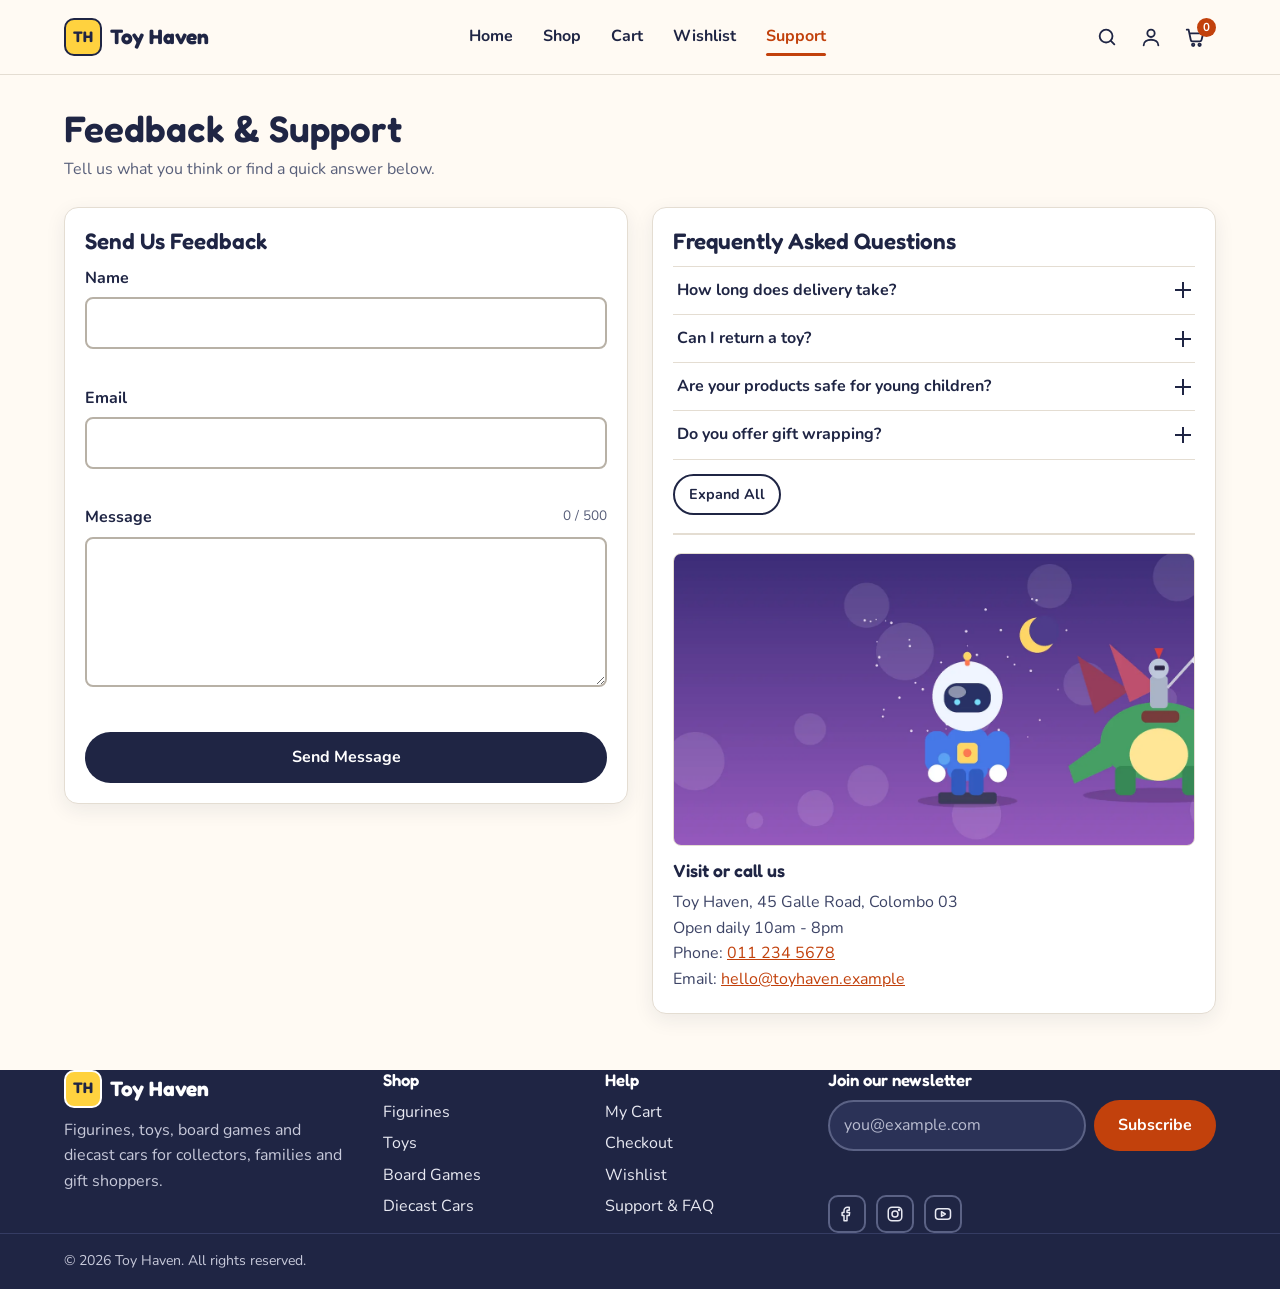
<file: support.html>
<!DOCTYPE html>
<html lang="en">
<head>
  <meta charset="utf-8">
  <meta name="viewport" content="width=device-width, initial-scale=1">
  <title>Feedback & Support | Toy Haven</title>
  <meta name="description" content="Send feedback to Toy Haven and find answers to common questions about delivery, returns and safety.">
  <meta name="author" content="Toy Haven">
  <meta name="theme-color" content="#1f2544">
  <link rel="icon" type="image/png" sizes="32x32" href="icons/icon-32.png">
  <link rel="apple-touch-icon" href="icons/icon-180.png">
  <link rel="manifest" href="manifest.json">
  <link rel="preconnect" href="https://fonts.googleapis.com">
  <link rel="preconnect" href="https://fonts.gstatic.com" crossorigin>
  <link rel="stylesheet" href="https://fonts.googleapis.com/css2?family=Fredoka:wght@500;600;700&amp;family=Nunito:wght@400;600;700&amp;display=swap">
  <link rel="stylesheet" href="css/style.css">
  <script>
    /* Mark JS as available and hide any image that fails to load (shows the placeholder box instead) */
    document.documentElement.className = "js";
    document.addEventListener("error", function (e) {
      if (e.target.tagName === "IMG") e.target.classList.add("img-missing");
    }, true);
  </script>
  <script src="js/data.js" defer></script>
  <script src="js/common.js" defer></script>
  <script src="js/support.js" defer></script>
</head><body>
  <a class="skip-link" href="#main">Skip to main content</a>

  <header class="site-header">
    <div class="container header-inner">
      <a href="index.html" class="logo" aria-label="Toy Haven home">
        <span class="logo-mark" aria-hidden="true">TH</span>
        <span>Toy Haven</span>
      </a>

      <nav class="main-nav" id="main-nav" aria-label="Main">
        <ul class="nav-list">
          <li><a href="index.html">Home</a></li>
          <li><a href="products.html">Shop</a></li>
          <li><a href="cart.html">Cart</a></li>
          <li><a href="wishlist.html">Wishlist</a></li>
          <li><a href="support.html" aria-current="page">Support</a></li>
        </ul>
      </nav>

      <div class="header-actions">
        <a href="products.html#search" class="icon-btn" aria-label="Search products"><svg viewBox="0 0 24 24" fill="none" stroke="currentColor" stroke-width="2" stroke-linecap="round" stroke-linejoin="round" aria-hidden="true"><circle cx="11" cy="11" r="7"/><path d="m20 20-3.5-3.5"/></svg></a>
        <a href="wishlist.html" class="icon-btn" aria-label="My wishlist and collection"><svg viewBox="0 0 24 24" fill="none" stroke="currentColor" stroke-width="2" stroke-linecap="round" stroke-linejoin="round" aria-hidden="true"><circle cx="12" cy="8" r="4"/><path d="M4 21c0-4 4-6 8-6s8 2 8 6"/></svg></a>
        <a href="cart.html" class="icon-btn cart-link" aria-label="Shopping cart"><svg viewBox="0 0 24 24" fill="none" stroke="currentColor" stroke-width="2" stroke-linecap="round" stroke-linejoin="round" aria-hidden="true"><path d="M3 4h2l2.4 11.2a2 2 0 0 0 2 1.6h7.7a2 2 0 0 0 2-1.5L21 8H6.2"/><circle cx="10" cy="20.5" r="1.3"/><circle cx="17" cy="20.5" r="1.3"/></svg><span class="cart-count" data-cart-count>0</span></a>
        <button class="hamburger" type="button" aria-label="Open menu" aria-expanded="false" aria-controls="main-nav">
          <span></span><span></span><span></span>
        </button>
      </div>
    </div>
  </header>

  <main id="main" class="container">
    <h1 class="page-title">Feedback &amp; Support</h1>
    <p class="page-lead">Tell us what you think or find a quick answer below.</p>

    <div class="support-layout">
      <section class="card-box" aria-labelledby="feedback-title">
        <h2 id="feedback-title">Send Us Feedback</h2>
        <form id="feedback-form" novalidate>
            <div class="field">
              <label for="fb-name">Name</label>
              <input type="text" id="fb-name" name="fb-name" aria-describedby="fb-name-error" autocomplete="name" required>
              <span class="field-error" id="fb-name-error"></span>
            </div>
            <div class="field">
              <label for="fb-email">Email</label>
              <input type="email" id="fb-email" name="fb-email" aria-describedby="fb-email-error" autocomplete="email" required>
              <span class="field-error" id="fb-email-error"></span>
            </div>
          <div class="field">
            <label for="fb-message">Message <span class="char-count" id="char-count">0 / 500</span></label>
            <textarea id="fb-message" name="message" maxlength="500" aria-describedby="fb-message-error" required></textarea>
            <span class="field-error" id="fb-message-error"></span>
          </div>
          <button type="submit" class="btn btn-dark btn-block">Send Message</button>
        </form>

        <div class="confirm-panel" id="feedback-confirm" tabindex="-1" role="status" hidden>
          <svg class="check-circle" viewBox="0 0 64 64" aria-hidden="true"><circle cx="32" cy="32" r="29"/><path d="M19 33l9 9 17-19"/></svg>
          <h3>Thank you, <span id="confirm-name">friend</span>!</h3>
          <p>Your message has been received. Our team replies within 24 hours.</p>
          <button type="button" class="btn btn-outline" id="send-another">Send Another Message</button>
        </div>
      </section>

      <section class="card-box" aria-labelledby="faq-title">
        <h2 id="faq-title">Frequently Asked Questions</h2>
        <div class="accordion">
          <div class="acc-item">
            <h3><button class="acc-trigger" type="button" id="faq-1-btn" aria-expanded="false" aria-controls="faq-1">How long does delivery take?<span class="acc-icon" aria-hidden="true"></span></button></h3>
            <div class="acc-panel" id="faq-1" role="region" aria-labelledby="faq-1-btn">
              <div><p>Orders within Colombo arrive in 1-2 working days. Other cities usually take 3-5 working days. Delivery is free on orders over Rs. 10,000.</p></div>
            </div>
          </div>
          <div class="acc-item">
            <h3><button class="acc-trigger" type="button" id="faq-2-btn" aria-expanded="false" aria-controls="faq-2">Can I return a toy?<span class="acc-icon" aria-hidden="true"></span></button></h3>
            <div class="acc-panel" id="faq-2" role="region" aria-labelledby="faq-2-btn">
              <div><p>Yes. Unopened items can be returned within 14 days. Collectibles must stay in their original sealed packaging to be returned.</p></div>
            </div>
          </div>
          <div class="acc-item">
            <h3><button class="acc-trigger" type="button" id="faq-3-btn" aria-expanded="false" aria-controls="faq-3">Are your products safe for young children?<span class="acc-icon" aria-hidden="true"></span></button></h3>
            <div class="acc-panel" id="faq-3" role="region" aria-labelledby="faq-3-btn">
              <div><p>Every product lists a recommended age. Toys for under-3s contain no small parts and use child-safe, non-toxic paints.</p></div>
            </div>
          </div>
          <div class="acc-item">
            <h3><button class="acc-trigger" type="button" id="faq-4-btn" aria-expanded="false" aria-controls="faq-4">Do you offer gift wrapping?<span class="acc-icon" aria-hidden="true"></span></button></h3>
            <div class="acc-panel" id="faq-4" role="region" aria-labelledby="faq-4-btn">
              <div><p>Yes. Add a note in the feedback form after ordering and we will gift wrap your parcel and include a handwritten card.</p></div>
            </div>
          </div>
        </div>
        <button class="btn btn-outline btn-sm" id="faq-toggle-all" type="button">Expand All</button>

        <div class="support-visit">
          <span class="media media-wide"><img src="images/image1.webp" alt="Collectible figurines on display in the Toy Haven store" width="800" height="450" loading="lazy"></span>
          <h3>Visit or call us</h3>
          <address>
            Toy Haven, 45 Galle Road, Colombo 03<br>
            Open daily 10am - 8pm<br>
            Phone: <a href="tel:+94112345678">011 234 5678</a><br>
            Email: <a href="mailto:hello@toyhaven.example">hello@toyhaven.example</a>
          </address>
        </div>
      </section>
    </div>
  </main>

  <footer class="site-footer">
    <div class="container footer-grid">
      <div class="footer-brand">
        <a href="index.html" class="logo" aria-label="Toy Haven home">
          <span class="logo-mark" aria-hidden="true">TH</span>
          <span>Toy Haven</span>
        </a>
        <p>Figurines, toys, board games and diecast cars for collectors, families and gift shoppers.</p>
      </div>

      <nav class="footer-col" aria-label="Shop links">
        <h2 class="footer-title">Shop</h2>
        <ul>
          <li><a href="products.html?category=Figurines">Figurines</a></li>
          <li><a href="products.html?category=Toys">Toys</a></li>
          <li><a href="products.html?category=Board%20Games">Board Games</a></li>
          <li><a href="products.html?category=Diecast%20Cars">Diecast Cars</a></li>
        </ul>
      </nav>

      <nav class="footer-col" aria-label="Help links">
        <h2 class="footer-title">Help</h2>
        <ul>
          <li><a href="cart.html">My Cart</a></li>
          <li><a href="checkout.html">Checkout</a></li>
          <li><a href="wishlist.html">Wishlist</a></li>
          <li><a href="support.html">Support &amp; FAQ</a></li>
        </ul>
      </nav>

      <div class="footer-news">
        <h2 class="footer-title">Join our newsletter</h2>
        <form class="newsletter-form" id="newsletter-form" novalidate>
          <label for="newsletter-email" class="sr-only">Email address</label>
          <div class="newsletter-row">
            <input type="email" id="newsletter-email" name="email" placeholder="you@example.com" autocomplete="email">
            <button type="submit" class="btn btn-primary">Subscribe</button>
          </div>
          <p class="form-msg" id="newsletter-msg" role="status" aria-live="polite"></p>
        </form>
        <ul class="socials">
          <li><a href="https://www.facebook.com/" aria-label="Toy Haven on Facebook" rel="noopener"><svg viewBox="0 0 24 24" fill="none" stroke="currentColor" stroke-width="2" stroke-linecap="round" stroke-linejoin="round" aria-hidden="true"><path d="M15 3h-2.5A4.5 4.5 0 0 0 8 7.5V10H5.5v4H8v7h4v-7h3l.5-4H12V7.8c0-.5.4-.8.8-.8H15z"/></svg></a></li>
          <li><a href="https://www.instagram.com/" aria-label="Toy Haven on Instagram" rel="noopener"><svg viewBox="0 0 24 24" fill="none" stroke="currentColor" stroke-width="2" stroke-linecap="round" stroke-linejoin="round" aria-hidden="true"><rect x="3" y="3" width="18" height="18" rx="5"/><circle cx="12" cy="12" r="4"/><circle cx="17.5" cy="6.5" r="0.8"/></svg></a></li>
          <li><a href="https://www.youtube.com/" aria-label="Toy Haven on YouTube" rel="noopener"><svg viewBox="0 0 24 24" fill="none" stroke="currentColor" stroke-width="2" stroke-linecap="round" stroke-linejoin="round" aria-hidden="true"><rect x="2" y="5" width="20" height="14" rx="4"/><path d="m10 9 5 3-5 3z"/></svg></a></li>
        </ul>
      </div>
    </div>
    <div class="footer-bottom">
      <div class="container">
        <p>&copy; <span data-year>2026</span> Toy Haven. All rights reserved.</p>
      </div>
    </div>
  </footer>
</body>
</html>
</file>
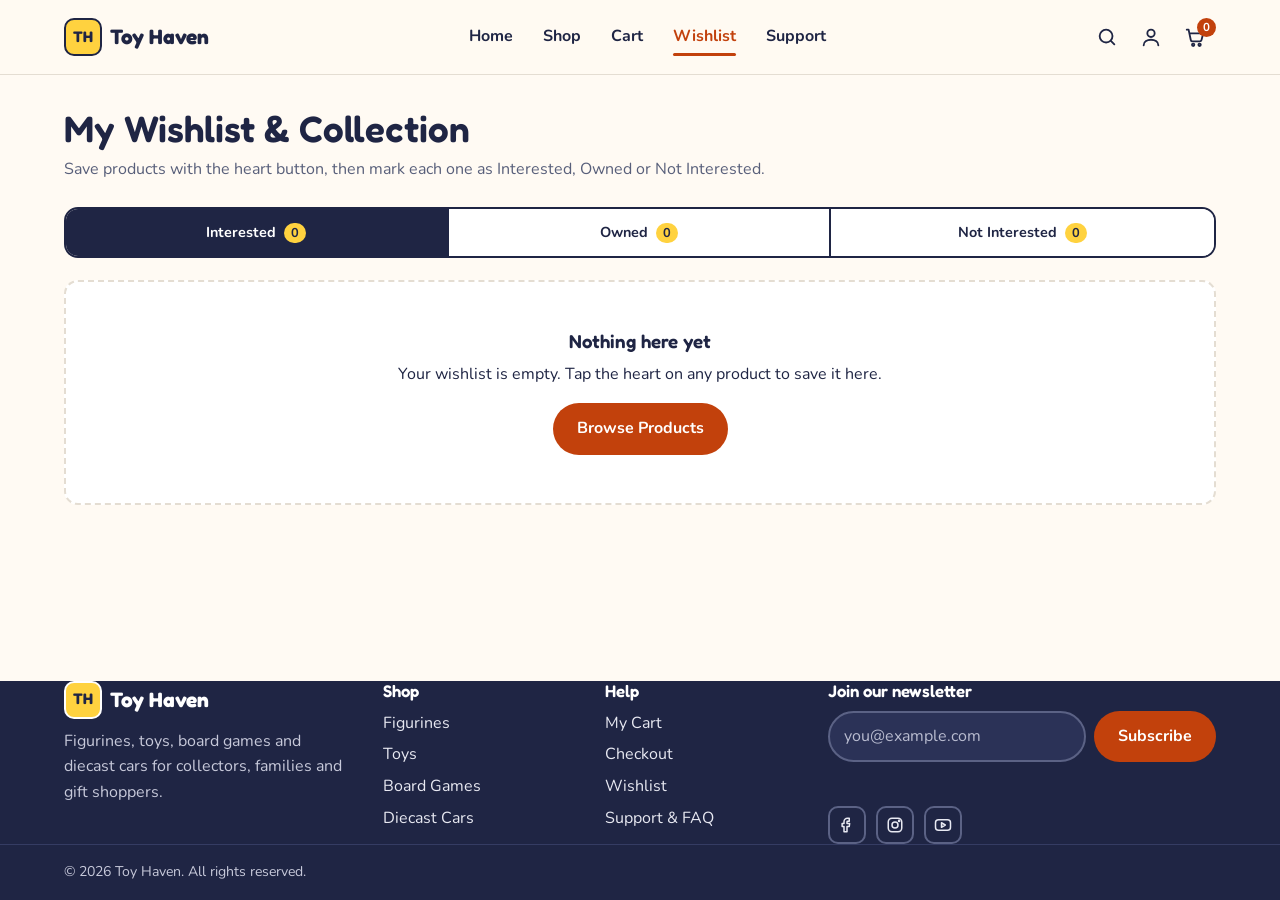
<file: wishlist.html>
<!DOCTYPE html>
<html lang="en">
<head>
  <meta charset="utf-8">
  <meta name="viewport" content="width=device-width, initial-scale=1">
  <title>My Wishlist & Collection | Toy Haven</title>
  <meta name="description" content="Track the toys and collectibles you are interested in, already own or have passed on.">
  <meta name="author" content="Toy Haven">
  <meta name="theme-color" content="#1f2544">
  <link rel="icon" type="image/png" sizes="32x32" href="icons/icon-32.png">
  <link rel="apple-touch-icon" href="icons/icon-180.png">
  <link rel="manifest" href="manifest.json">
  <link rel="preconnect" href="https://fonts.googleapis.com">
  <link rel="preconnect" href="https://fonts.gstatic.com" crossorigin>
  <link rel="stylesheet" href="https://fonts.googleapis.com/css2?family=Fredoka:wght@500;600;700&amp;family=Nunito:wght@400;600;700&amp;display=swap">
  <link rel="stylesheet" href="css/style.css">
  <script>
    /* Mark JS as available and hide any image that fails to load (shows the placeholder box instead) */
    document.documentElement.className = "js";
    document.addEventListener("error", function (e) {
      if (e.target.tagName === "IMG") e.target.classList.add("img-missing");
    }, true);
  </script>
  <script src="js/data.js" defer></script>
  <script src="js/common.js" defer></script>
  <script src="js/wishlist.js" defer></script>
</head><body>
  <a class="skip-link" href="#main">Skip to main content</a>

  <header class="site-header">
    <div class="container header-inner">
      <a href="index.html" class="logo" aria-label="Toy Haven home">
        <span class="logo-mark" aria-hidden="true">TH</span>
        <span>Toy Haven</span>
      </a>

      <nav class="main-nav" id="main-nav" aria-label="Main">
        <ul class="nav-list">
          <li><a href="index.html">Home</a></li>
          <li><a href="products.html">Shop</a></li>
          <li><a href="cart.html">Cart</a></li>
          <li><a href="wishlist.html" aria-current="page">Wishlist</a></li>
          <li><a href="support.html">Support</a></li>
        </ul>
      </nav>

      <div class="header-actions">
        <a href="products.html#search" class="icon-btn" aria-label="Search products"><svg viewBox="0 0 24 24" fill="none" stroke="currentColor" stroke-width="2" stroke-linecap="round" stroke-linejoin="round" aria-hidden="true"><circle cx="11" cy="11" r="7"/><path d="m20 20-3.5-3.5"/></svg></a>
        <a href="wishlist.html" class="icon-btn" aria-label="My wishlist and collection"><svg viewBox="0 0 24 24" fill="none" stroke="currentColor" stroke-width="2" stroke-linecap="round" stroke-linejoin="round" aria-hidden="true"><circle cx="12" cy="8" r="4"/><path d="M4 21c0-4 4-6 8-6s8 2 8 6"/></svg></a>
        <a href="cart.html" class="icon-btn cart-link" aria-label="Shopping cart"><svg viewBox="0 0 24 24" fill="none" stroke="currentColor" stroke-width="2" stroke-linecap="round" stroke-linejoin="round" aria-hidden="true"><path d="M3 4h2l2.4 11.2a2 2 0 0 0 2 1.6h7.7a2 2 0 0 0 2-1.5L21 8H6.2"/><circle cx="10" cy="20.5" r="1.3"/><circle cx="17" cy="20.5" r="1.3"/></svg><span class="cart-count" data-cart-count>0</span></a>
        <button class="hamburger" type="button" aria-label="Open menu" aria-expanded="false" aria-controls="main-nav">
          <span></span><span></span><span></span>
        </button>
      </div>
    </div>
  </header>

  <main id="main" class="container">
    <h1 class="page-title">My Wishlist &amp; Collection</h1>
    <p class="page-lead">Save products with the heart button, then mark each one as Interested, Owned or Not Interested.</p>

    <div class="tabs" role="tablist" aria-label="Filter saved items by status">
      <button class="tab" type="button" role="tab" id="tab-interested" aria-selected="true" aria-controls="wish-panel" data-status="interested">Interested <span class="tab-count" data-count="interested">0</span></button>
      <button class="tab" type="button" role="tab" id="tab-owned" aria-selected="false" aria-controls="wish-panel" data-status="owned" tabindex="-1">Owned <span class="tab-count" data-count="owned">0</span></button>
      <button class="tab" type="button" role="tab" id="tab-not-interested" aria-selected="false" aria-controls="wish-panel" data-status="not-interested" tabindex="-1">Not Interested <span class="tab-count" data-count="not-interested">0</span></button>
    </div>

    <div id="wish-panel" role="tabpanel" aria-labelledby="tab-interested">
      <h2 class="sr-only">Saved items</h2>
      <div class="wish-grid" id="wish-grid"></div>
      <div class="empty-state" id="wish-empty" hidden>
        <h3>Nothing here yet</h3>
        <p id="wish-empty-text">Your wishlist is empty.</p>
        <a class="btn btn-primary" href="products.html">Browse Products</a>
      </div>
    </div>
    <noscript><p class="empty-state">Please enable JavaScript to use this page.</p></noscript>
  </main>

  <footer class="site-footer">
    <div class="container footer-grid">
      <div class="footer-brand">
        <a href="index.html" class="logo" aria-label="Toy Haven home">
          <span class="logo-mark" aria-hidden="true">TH</span>
          <span>Toy Haven</span>
        </a>
        <p>Figurines, toys, board games and diecast cars for collectors, families and gift shoppers.</p>
      </div>

      <nav class="footer-col" aria-label="Shop links">
        <h2 class="footer-title">Shop</h2>
        <ul>
          <li><a href="products.html?category=Figurines">Figurines</a></li>
          <li><a href="products.html?category=Toys">Toys</a></li>
          <li><a href="products.html?category=Board%20Games">Board Games</a></li>
          <li><a href="products.html?category=Diecast%20Cars">Diecast Cars</a></li>
        </ul>
      </nav>

      <nav class="footer-col" aria-label="Help links">
        <h2 class="footer-title">Help</h2>
        <ul>
          <li><a href="cart.html">My Cart</a></li>
          <li><a href="checkout.html">Checkout</a></li>
          <li><a href="wishlist.html">Wishlist</a></li>
          <li><a href="support.html">Support &amp; FAQ</a></li>
        </ul>
      </nav>

      <div class="footer-news">
        <h2 class="footer-title">Join our newsletter</h2>
        <form class="newsletter-form" id="newsletter-form" novalidate>
          <label for="newsletter-email" class="sr-only">Email address</label>
          <div class="newsletter-row">
            <input type="email" id="newsletter-email" name="email" placeholder="you@example.com" autocomplete="email">
            <button type="submit" class="btn btn-primary">Subscribe</button>
          </div>
          <p class="form-msg" id="newsletter-msg" role="status" aria-live="polite"></p>
        </form>
        <ul class="socials">
          <li><a href="https://www.facebook.com/" aria-label="Toy Haven on Facebook" rel="noopener"><svg viewBox="0 0 24 24" fill="none" stroke="currentColor" stroke-width="2" stroke-linecap="round" stroke-linejoin="round" aria-hidden="true"><path d="M15 3h-2.5A4.5 4.5 0 0 0 8 7.5V10H5.5v4H8v7h4v-7h3l.5-4H12V7.8c0-.5.4-.8.8-.8H15z"/></svg></a></li>
          <li><a href="https://www.instagram.com/" aria-label="Toy Haven on Instagram" rel="noopener"><svg viewBox="0 0 24 24" fill="none" stroke="currentColor" stroke-width="2" stroke-linecap="round" stroke-linejoin="round" aria-hidden="true"><rect x="3" y="3" width="18" height="18" rx="5"/><circle cx="12" cy="12" r="4"/><circle cx="17.5" cy="6.5" r="0.8"/></svg></a></li>
          <li><a href="https://www.youtube.com/" aria-label="Toy Haven on YouTube" rel="noopener"><svg viewBox="0 0 24 24" fill="none" stroke="currentColor" stroke-width="2" stroke-linecap="round" stroke-linejoin="round" aria-hidden="true"><rect x="2" y="5" width="20" height="14" rx="4"/><path d="m10 9 5 3-5 3z"/></svg></a></li>
        </ul>
      </div>
    </div>
    <div class="footer-bottom">
      <div class="container">
        <p>&copy; <span data-year>2026</span> Toy Haven. All rights reserved.</p>
      </div>
    </div>
  </footer>
</body>
</html>
</file>
<file: css/style.css>
/* ==========================================================================
   Toy Haven - main stylesheet
   Mobile-first: base styles target phones, media queries scale up.
   Sections:
   1. Design tokens      2. Base / reset       3. Utilities
   4. Buttons            5. Header & nav       6. Image placeholder box
   7. Home page          8. Product cards      9. Footer
   10. Product listing   11. Cart              12. Checkout
   13. Wishlist          14. Support / FAQ     15. Modal, toast, overlays
   16. Animations        17. Media queries
   ========================================================================== */

/* 1. Design tokens ------------------------------------------------------- */
:root {
  --ink: #1f2544;
  --ink-soft: #3d4466;
  --muted: #585f7a;
  --bg: #fffaf3;
  --surface: #ffffff;
  --surface-alt: #fdf1e3;
  --line: #e4ddd2;
  --primary: #c2410c;
  --primary-dark: #9a3412;
  --accent: #ffd23f;
  --teal: #0f766e;
  --danger: #b91c1c;
  --success: #15803d;
  --radius: 14px;
  --radius-sm: 8px;
  --shadow: 0 6px 20px rgba(31, 37, 68, 0.08);
  --shadow-lg: 0 18px 40px rgba(31, 37, 68, 0.18);
  --font-head: "Fredoka", "Trebuchet MS", Arial, sans-serif;
  --font-body: "Nunito", "Segoe UI", Arial, sans-serif;
  --ease: cubic-bezier(0.22, 1, 0.36, 1);
}

/* 2. Base / reset -------------------------------------------------------- */
*,
*::before,
*::after {
  box-sizing: border-box;
}

html {
  scroll-behavior: smooth;
}

body {
  margin: 0;
  font-family: var(--font-body);
  font-size: 1rem;
  line-height: 1.6;
  color: var(--ink);
  background: var(--bg);
  display: flex;
  flex-direction: column;
  min-height: 100vh;
}

main {
  flex: 1;
}

h1,
h2,
h3,
h4 {
  font-family: var(--font-head);
  line-height: 1.2;
  margin: 0 0 0.5em;
  font-weight: 600;
}

p {
  margin: 0 0 1em;
}

img {
  max-width: 100%;
  display: block;
}

a {
  color: var(--primary);
}

button,
input,
select,
textarea {
  font: inherit;
  color: inherit;
}

:focus-visible {
  outline: 3px solid var(--teal);
  outline-offset: 2px;
}

/* 3. Utilities ----------------------------------------------------------- */
[hidden] {
  display: none !important;
}

.container {
  width: 100%;
  max-width: 1200px;
  margin: 0 auto;
  padding: 0 16px;
}

.section {
  padding-top: 40px;
  padding-bottom: 40px;
}

.sr-only {
  position: absolute;
  width: 1px;
  height: 1px;
  padding: 0;
  margin: -1px;
  overflow: hidden;
  clip: rect(0, 0, 0, 0);
  white-space: nowrap;
  border: 0;
}

.skip-link {
  position: absolute;
  left: 16px;
  top: -60px;
  background: var(--ink);
  color: #fff;
  padding: 10px 16px;
  border-radius: var(--radius-sm);
  z-index: 200;
  transition: top 0.2s;
}

.skip-link:focus {
  top: 10px;
}

.page-title {
  font-size: clamp(1.6rem, 4vw, 2.3rem);
  margin: 32px 0 6px;
}

.page-lead {
  color: var(--muted);
  margin-bottom: 24px;
}

.muted {
  color: var(--muted);
}

.card-box {
  background: var(--surface);
  border: 1px solid var(--line);
  border-radius: var(--radius);
  padding: 20px;
  box-shadow: var(--shadow);
}

.empty-state {
  text-align: center;
  padding: 48px 16px;
  background: var(--surface);
  border: 2px dashed var(--line);
  border-radius: var(--radius);
}

.empty-state h2 {
  font-size: 1.4rem;
}

/* 4. Buttons ------------------------------------------------------------- */
.btn {
  display: inline-flex;
  align-items: center;
  justify-content: center;
  gap: 8px;
  padding: 11px 22px;
  border-radius: 999px;
  border: 2px solid transparent;
  font-weight: 700;
  text-decoration: none;
  cursor: pointer;
  transition: transform 0.2s var(--ease), box-shadow 0.2s, background-color 0.2s, color 0.2s;
}

.btn:hover {
  transform: translateY(-2px);
  box-shadow: 0 8px 18px rgba(31, 37, 68, 0.18);
}

.btn:active {
  transform: translateY(0) scale(0.97);
}

.btn:disabled {
  opacity: 0.55;
  cursor: not-allowed;
  transform: none;
  box-shadow: none;
}

.btn-primary {
  background: var(--primary);
  color: #fff;
}

.btn-primary:hover {
  background: var(--primary-dark);
}

.btn-dark {
  background: var(--ink);
  color: #fff;
}

.btn-dark:hover {
  background: #11152c;
}

.btn-outline {
  background: transparent;
  border-color: var(--ink);
  color: var(--ink);
}

.btn-outline:hover {
  background: var(--ink);
  color: #fff;
}

.btn-sm {
  padding: 7px 14px;
  font-size: 0.9rem;
}

.btn-block {
  width: 100%;
}

.icon-btn {
  position: relative;
  display: inline-flex;
  align-items: center;
  justify-content: center;
  width: 42px;
  height: 42px;
  border-radius: 50%;
  border: 0;
  background: transparent;
  color: var(--ink);
  cursor: pointer;
  transition: background-color 0.2s, transform 0.2s var(--ease);
}

.icon-btn:hover {
  background: var(--surface-alt);
  transform: scale(1.08);
}

.icon-btn svg {
  width: 22px;
  height: 22px;
}

.link-btn {
  background: none;
  border: 0;
  padding: 0;
  color: var(--primary);
  font-weight: 700;
  text-decoration: underline;
  cursor: pointer;
}

/* 5. Header & nav -------------------------------------------------------- */
.site-header {
  position: sticky;
  top: 0;
  z-index: 100;
  background: rgba(255, 250, 243, 0.95);
  border-bottom: 1px solid var(--line);
}

.header-inner {
  display: flex;
  align-items: center;
  justify-content: space-between;
  height: 66px;
  gap: 12px;
}

.logo {
  display: inline-flex;
  align-items: center;
  gap: 8px;
  text-decoration: none;
  color: var(--ink);
  font-family: var(--font-head);
  font-weight: 700;
  font-size: 1.3rem;
}

.logo-mark {
  display: grid;
  place-items: center;
  width: 38px;
  height: 38px;
  border: 2px solid var(--ink);
  border-radius: 10px;
  background: var(--accent);
  font-size: 0.95rem;
  transition: transform 0.4s var(--ease);
}

.logo:hover .logo-mark {
  transform: rotate(-10deg) scale(1.05);
}

.header-actions {
  display: flex;
  align-items: center;
  gap: 2px;
}

.cart-count {
  position: absolute;
  top: 2px;
  right: 0;
  min-width: 19px;
  height: 19px;
  padding: 0 5px;
  border-radius: 999px;
  background: var(--primary);
  color: #fff;
  font-size: 0.72rem;
  font-weight: 700;
  line-height: 19px;
  text-align: center;
}

.cart-count.bump {
  animation: bump 0.45s var(--ease);
}

/* Mobile nav: slides down under the header */
.main-nav {
  position: absolute;
  top: 66px;
  left: 0;
  right: 0;
  background: var(--surface);
  border-bottom: 1px solid var(--line);
  box-shadow: var(--shadow);
  max-height: 0;
  overflow: hidden;
  visibility: hidden;
  transition: max-height 0.4s var(--ease), visibility 0.4s;
}

.main-nav.open {
  max-height: 360px;
  visibility: visible;
}

.nav-list {
  list-style: none;
  margin: 0;
  padding: 8px 16px 16px;
}

.nav-list a {
  display: block;
  padding: 12px 8px;
  color: var(--ink);
  text-decoration: none;
  font-weight: 700;
  border-bottom: 1px solid var(--line);
  position: relative;
}

.nav-list a[aria-current="page"] {
  color: var(--primary);
}

/* Animated hamburger -> X */
.hamburger {
  display: inline-flex;
  flex-direction: column;
  justify-content: center;
  gap: 5px;
  width: 42px;
  height: 42px;
  padding: 0 10px;
  border: 0;
  background: transparent;
  cursor: pointer;
}

.hamburger span {
  display: block;
  height: 2.5px;
  width: 100%;
  background: var(--ink);
  border-radius: 2px;
  transition: transform 0.35s var(--ease), opacity 0.25s;
}

.hamburger[aria-expanded="true"] span:nth-child(1) {
  transform: translateY(7.5px) rotate(45deg);
}

.hamburger[aria-expanded="true"] span:nth-child(2) {
  opacity: 0;
  transform: scaleX(0);
}

.hamburger[aria-expanded="true"] span:nth-child(3) {
  transform: translateY(-7.5px) rotate(-45deg);
}

/* 6. Image placeholder box ----------------------------------------------
   Every image sits inside .media. The box draws a wireframe-style "X"
   so the layout still reads correctly until real images are added. */
.media {
  position: relative;
  display: block;
  width: 100%;
  aspect-ratio: 1 / 1;
  overflow: hidden;
  border: 1px solid var(--line);
  border-radius: var(--radius-sm);
  background-color: #f4efe7;
  background-image:
    linear-gradient(to top right, transparent calc(50% - 1px), #c9c1b4 50%, transparent calc(50% + 1px)),
    linear-gradient(to bottom right, transparent calc(50% - 1px), #c9c1b4 50%, transparent calc(50% + 1px));
}

.media img {
  position: absolute;
  top: 0;
  left: 0;
  width: 100%;
  height: 100%;
  object-fit: cover;
  transition: transform 0.5s var(--ease);
}

.media img.img-missing {
  visibility: hidden;
}

.media-wide {
  aspect-ratio: 16 / 9;
}

/* 7. Home page ----------------------------------------------------------- */
.hero {
  padding-top: 20px;
}

.slider {
  position: relative;
  border: 2px solid var(--ink);
  border-radius: var(--radius);
  overflow: hidden;
  background: #f4efe7;
}

.slides {
  display: flex;
  transition: transform 0.7s var(--ease);
}

.slide {
  position: relative;
  flex: 0 0 100%;
}

.slide .media {
  aspect-ratio: 4 / 3;
  border: 0;
  border-radius: 0;
}

.slide-caption {
  position: absolute;
  left: 12px;
  right: 12px;
  bottom: 40px;
  padding: 14px 16px;
  border-radius: var(--radius-sm);
  background: rgba(31, 37, 68, 0.88);
  color: #fff;
}

.slide-title {
  font-family: var(--font-head);
  font-weight: 600;
  line-height: 1.2;
  font-size: 1.25rem;
  margin-bottom: 4px;
}

.slide-caption p {
  margin-bottom: 10px;
  font-size: 0.92rem;
}

.slide.is-active .slide-caption {
  animation: rise 0.8s var(--ease) both;
}

.slider-arrow {
  position: absolute;
  top: 22%;
  transform: translateY(-50%);
  width: 40px;
  height: 40px;
  border-radius: 50%;
  border: 0;
  background: rgba(255, 255, 255, 0.92);
  color: var(--ink);
  cursor: pointer;
  display: grid;
  place-items: center;
  box-shadow: var(--shadow);
  transition: transform 0.2s var(--ease), background-color 0.2s;
  z-index: 2;
}

.slider-arrow:hover {
  background: var(--accent);
  transform: translateY(-50%) scale(1.1);
}

.slider-arrow svg {
  width: 20px;
  height: 20px;
}

.slider-prev {
  left: 10px;
}

.slider-next {
  right: 10px;
}

.slider-dots {
  position: absolute;
  bottom: 12px;
  left: 50%;
  transform: translateX(-50%);
  display: flex;
  gap: 8px;
  z-index: 2;
}

.slider-dot {
  width: 12px;
  height: 12px;
  border-radius: 999px;
  border: 2px solid #fff;
  background: transparent;
  padding: 0;
  cursor: pointer;
  transition: width 0.3s var(--ease), background-color 0.3s;
}

.slider-dot[aria-current="true"] {
  width: 28px;
  background: #fff;
}

.intro {
  display: grid;
  gap: 24px;
  padding-top: 28px;
  padding-bottom: 8px;
}

.intro h1 {
  font-size: clamp(1.7rem, 5vw, 2.6rem);
}

.intro-text p {
  color: var(--ink-soft);
  max-width: 560px;
}

.potd {
  display: grid;
  grid-template-columns: 110px 1fr;
  gap: 16px;
  align-items: center;
  background: var(--surface);
  border: 2px solid var(--ink);
  border-radius: var(--radius);
  padding: 14px;
  box-shadow: 6px 6px 0 var(--accent);
}

.potd-label {
  display: inline-block;
  background: var(--accent);
  border-radius: 999px;
  padding: 2px 10px;
  font-size: 0.78rem;
  font-weight: 700;
  margin-bottom: 4px;
}

.potd h2 {
  font-size: 1.15rem;
  margin-bottom: 2px;
}

.potd-price {
  font-weight: 700;
  margin-bottom: 2px;
}

.potd-timer {
  font-size: 0.85rem;
  color: var(--muted);
  margin-bottom: 8px;
}

.section-head {
  display: flex;
  align-items: center;
  gap: 16px;
  margin-bottom: 20px;
}

.section-head h2 {
  font-size: clamp(1.35rem, 3vw, 1.8rem);
  margin: 0;
  white-space: nowrap;
}

.section-head::after {
  content: "";
  flex: 1;
  height: 2px;
  background: var(--line);
}

.grid-4,
.grid-3 {
  display: grid;
  gap: 16px;
  grid-template-columns: repeat(2, 1fr);
}

.grid-3 {
  grid-template-columns: 1fr;
}

/* Wide "new arrival" cards */
.wide-card {
  display: flex;
  flex-direction: column;
  background: var(--surface);
  border: 1px solid var(--line);
  border-radius: var(--radius);
  padding: 12px;
  transition: transform 0.3s var(--ease), box-shadow 0.3s;
}

.wide-card:hover {
  transform: translateY(-4px);
  box-shadow: var(--shadow-lg);
}

.wide-card:hover .media img {
  transform: scale(1.06);
}

.wide-card h3 {
  font-size: 1.1rem;
  margin: 12px 0 2px;
}

.wide-card p {
  margin-bottom: 10px;
  color: var(--muted);
}

.wide-card .btn {
  align-self: flex-start;
}

/* 8. Product cards ------------------------------------------------------- */
.product-card {
  display: flex;
  flex-direction: column;
  background: var(--surface);
  border: 1px solid var(--line);
  border-radius: var(--radius);
  padding: 10px;
  transition: transform 0.3s var(--ease), box-shadow 0.3s, border-color 0.3s;
}

.product-card:hover {
  transform: translateY(-5px);
  box-shadow: var(--shadow-lg);
  border-color: var(--ink);
}

.product-card:hover .media img {
  transform: scale(1.07);
}

.card-media {
  position: relative;
  display: block;
  width: 100%;
  padding: 0;
  border: 0;
  background: none;
  cursor: zoom-in;
  text-align: left;
}

.badge {
  position: absolute;
  top: 8px;
  left: 8px;
  padding: 2px 10px;
  border-radius: 999px;
  background: var(--accent);
  color: var(--ink);
  font-size: 0.75rem;
  font-weight: 700;
}

.card-body {
  display: flex;
  flex-direction: column;
  flex: 1;
  padding: 10px 4px 2px;
}

.card-category {
  font-size: 0.78rem;
  text-transform: uppercase;
  letter-spacing: 0.06em;
  color: var(--teal);
  font-weight: 700;
  margin: 0 0 2px;
}

.card-title {
  font-size: 1rem;
  margin: 0 0 4px;
}

.card-price {
  font-weight: 700;
  margin: 0 0 10px;
}

.card-actions {
  margin-top: auto;
  display: flex;
  align-items: center;
  gap: 6px;
}

.card-actions .btn {
  flex: 1;
  padding-left: 6px;
  padding-right: 6px;
  font-size: 0.82rem;
  white-space: nowrap;
}

.card-actions .wish-btn {
  width: 36px;
  height: 36px;
}

.wish-btn {
  border: 2px solid var(--line);
  flex-shrink: 0;
}

.wish-btn[aria-pressed="true"] {
  color: var(--danger);
  border-color: var(--danger);
}

.wish-btn[aria-pressed="true"] svg {
  fill: currentColor;
  animation: pop 0.4s var(--ease);
}

.stars {
  color: #a16207;
  font-size: 0.85rem;
  margin: 0 0 6px;
}

/* 9. Footer -------------------------------------------------------------- */
.site-footer {
  margin-top: 56px;
  background: var(--ink);
  color: #e8e9f2;
}

.site-footer a {
  color: #e8e9f2;
}

.footer-grid {
  display: grid;
  gap: 28px;
  grid-template-columns: 1fr 1fr;
  padding-top: 40px;
  padding-bottom: 28px;
}

.footer-brand,
.footer-news {
  grid-column: 1 / -1;
}

.site-footer .logo {
  color: #fff;
}

.site-footer .logo-mark {
  color: var(--ink);
  border-color: #fff;
}

.footer-brand p {
  margin-top: 10px;
  color: #c7c9da;
  max-width: 280px;
}

.footer-title {
  font-size: 1.05rem;
  color: #fff;
  margin-bottom: 10px;
}

.footer-col ul,
.socials {
  list-style: none;
  margin: 0;
  padding: 0;
}

.footer-col li {
  margin-bottom: 6px;
}

.footer-col a {
  text-decoration: none;
  transition: color 0.2s, padding-left 0.2s;
}

.footer-col a:hover {
  color: var(--accent);
  padding-left: 4px;
}

.newsletter-row {
  display: flex;
  gap: 8px;
  flex-wrap: wrap;
}

.newsletter-row input {
  flex: 1 1 180px;
  min-width: 0;
  padding: 10px 14px;
  border-radius: 999px;
  border: 2px solid #5b6285;
  background: #2b3257;
  color: #fff;
}

.newsletter-row input::placeholder {
  color: #b9bcd0;
}

.site-footer .form-msg {
  margin: 8px 0 0;
  min-height: 1.4em;
  font-size: 0.9rem;
}

.site-footer .form-msg.is-error {
  color: #fca5a5;
}

.site-footer .form-msg.is-success {
  color: #86efac;
}

.socials {
  display: flex;
  gap: 10px;
  margin-top: 16px;
}

.socials a {
  display: grid;
  place-items: center;
  width: 38px;
  height: 38px;
  border: 2px solid #5b6285;
  border-radius: 10px;
  transition: background-color 0.2s, transform 0.2s var(--ease), border-color 0.2s;
}

.socials a:hover {
  background: var(--accent);
  border-color: var(--accent);
  color: var(--ink);
  transform: translateY(-3px);
}

.socials svg {
  width: 18px;
  height: 18px;
}

.footer-bottom {
  border-top: 1px solid #353c63;
  padding: 16px 0;
  font-size: 0.88rem;
  color: #c7c9da;
}

.footer-bottom p {
  margin: 0;
}

/* 10. Product listing ---------------------------------------------------- */
.search-bar {
  position: relative;
  margin-bottom: 14px;
}

.search-bar svg {
  position: absolute;
  left: 18px;
  top: 50%;
  transform: translateY(-50%);
  width: 20px;
  height: 20px;
  color: var(--muted);
}

.search-bar input {
  width: 100%;
  padding: 13px 18px 13px 50px;
  border: 2px solid var(--ink);
  border-radius: 999px;
  background: var(--surface);
  transition: box-shadow 0.2s;
}

.search-bar input:focus {
  outline: none;
  box-shadow: 0 0 0 4px rgba(255, 210, 63, 0.7);
}

.pill-group {
  display: flex;
  flex-wrap: wrap;
  gap: 8px;
  margin-bottom: 20px;
}

.pill {
  padding: 7px 16px;
  border: 2px solid var(--ink);
  border-radius: 999px;
  background: var(--surface);
  font-weight: 700;
  font-size: 0.9rem;
  cursor: pointer;
  transition: background-color 0.2s, color 0.2s, transform 0.2s var(--ease);
}

.pill:hover {
  transform: translateY(-2px);
}

.pill[aria-pressed="true"] {
  background: var(--ink);
  color: #fff;
}

.shop-layout {
  display: grid;
  gap: 20px;
}

.filters-toggle {
  justify-self: start;
}

.filters {
  display: none;
}

.filters.open {
  display: block;
  animation: rise 0.35s var(--ease);
}

.filters fieldset {
  border: 0;
  margin: 0 0 20px;
  padding: 0;
}

.filters legend {
  font-family: var(--font-head);
  font-weight: 600;
  font-size: 1.1rem;
  padding: 0 0 6px;
  margin-bottom: 8px;
  border-bottom: 2px solid var(--ink);
  width: 100%;
}

.check {
  display: flex;
  align-items: center;
  gap: 10px;
  padding: 5px 0;
  cursor: pointer;
}

.check input {
  width: 18px;
  height: 18px;
  accent-color: var(--ink);
}

.results-bar {
  display: flex;
  justify-content: space-between;
  align-items: center;
  flex-wrap: wrap;
  gap: 8px;
  margin-bottom: 12px;
  color: var(--muted);
}

.results-bar p {
  margin: 0;
}

.product-grid {
  display: grid;
  gap: 16px;
  grid-template-columns: repeat(2, 1fr);
}

/* 11. Cart --------------------------------------------------------------- */
.cart-table {
  width: 100%;
  border-collapse: collapse;
}

.cart-table thead {
  display: none;
}

.cart-table tr {
  display: grid;
  grid-template-columns: 1fr auto;
  gap: 8px 12px;
  padding: 14px 0;
  border-bottom: 1px solid var(--line);
}

.cart-table td {
  display: block;
  padding: 0;
}

.cart-table td[data-label]::before {
  content: attr(data-label) ": ";
  color: var(--muted);
  font-size: 0.85rem;
}

.cart-table .cell-product {
  grid-column: 1 / -1;
}

.cart-table .cell-product::before {
  content: none;
}

.cart-table .cell-remove {
  grid-column: 2;
  grid-row: 1;
  align-self: start;
}

.cart-product {
  display: flex;
  align-items: center;
  gap: 14px;
  padding-right: 48px;
}

.cart-product .media {
  width: 72px;
  flex-shrink: 0;
}

.cart-product .cart-name {
  font-size: 1rem;
  font-weight: 700;
  color: var(--ink);
  margin: 0 0 2px;
}

.cart-product p {
  margin: 0;
  font-size: 0.85rem;
  color: var(--muted);
}

.cart-row.removing {
  animation: fadeOut 0.35s forwards;
}

.qty {
  display: inline-flex;
  align-items: center;
  border: 2px solid var(--ink);
  border-radius: var(--radius-sm);
  overflow: hidden;
  vertical-align: middle;
}

.qty button {
  width: 34px;
  height: 34px;
  border: 0;
  background: var(--surface);
  cursor: pointer;
  font-weight: 700;
  font-size: 1.1rem;
  transition: background-color 0.2s;
}

.qty button:hover {
  background: var(--accent);
}

.qty output {
  min-width: 36px;
  text-align: center;
  font-weight: 700;
  border-left: 2px solid var(--ink);
  border-right: 2px solid var(--ink);
  line-height: 34px;
}

.remove-btn {
  width: 36px;
  height: 36px;
}

.remove-btn:hover {
  color: var(--danger);
  background: #fde2e2;
}

.cart-layout {
  display: grid;
  gap: 24px;
  align-items: start;
}

.cart-tools {
  display: flex;
  flex-wrap: wrap;
  gap: 10px;
  margin-top: 16px;
}

.summary h2 {
  font-size: 1.3rem;
  padding-bottom: 10px;
  border-bottom: 2px solid var(--ink);
}

.summary-row {
  display: flex;
  justify-content: space-between;
  gap: 10px;
  padding: 6px 0;
}

.summary-row.total {
  border-top: 1px solid var(--line);
  margin-top: 8px;
  padding-top: 12px;
  font-weight: 700;
  font-size: 1.15rem;
}

.summary-note {
  font-size: 0.85rem;
  color: var(--teal);
  margin: 6px 0 14px;
}

.summary-actions {
  display: grid;
  gap: 10px;
}

/* 12. Checkout ----------------------------------------------------------- */
.checkout-layout {
  display: grid;
  gap: 24px;
  align-items: start;
}

.field {
  margin-bottom: 16px;
}

.field label,
.field .label {
  display: block;
  font-weight: 700;
  margin-bottom: 6px;
}

.field input,
.field select,
.field textarea {
  width: 100%;
  padding: 11px 14px;
  border: 2px solid #b8b1a6;
  border-radius: var(--radius-sm);
  background: var(--surface);
  transition: border-color 0.2s, box-shadow 0.2s;
}

.field textarea {
  min-height: 150px;
  resize: vertical;
}

.field input:focus,
.field select:focus,
.field textarea:focus {
  outline: none;
  border-color: var(--ink);
  box-shadow: 0 0 0 4px rgba(255, 210, 63, 0.6);
}

.field [aria-invalid="true"] {
  border-color: var(--danger);
  animation: shake 0.35s;
}

.field-error {
  display: block;
  color: var(--danger);
  font-size: 0.86rem;
  font-weight: 600;
  margin-top: 4px;
  min-height: 1.2em;
}

.field-hint {
  display: block;
  color: var(--muted);
  font-size: 0.85rem;
  margin-top: 4px;
}

.field-row {
  display: grid;
  gap: 0 14px;
}

fieldset.field {
  border: 0;
  padding: 0;
  margin: 0 0 16px;
}

fieldset.field legend {
  font-weight: 700;
  margin-bottom: 8px;
  padding: 0;
}

.radio-card {
  display: flex;
  align-items: center;
  gap: 12px;
  padding: 12px 14px;
  margin-bottom: 10px;
  border: 2px solid #b8b1a6;
  border-radius: var(--radius-sm);
  background: var(--surface);
  cursor: pointer;
  transition: border-color 0.2s, background-color 0.2s;
}

.radio-card input {
  width: 18px;
  height: 18px;
  accent-color: var(--ink);
}

.radio-card.is-checked {
  border-color: var(--ink);
  background: var(--surface-alt);
}

.card-fields {
  border-top: 1px dashed var(--line);
  padding-top: 14px;
  animation: rise 0.35s var(--ease);
}

.order-items {
  list-style: none;
  margin: 0 0 10px;
  padding: 0;
}

.order-items li {
  display: grid;
  grid-template-columns: 54px 1fr auto;
  gap: 12px;
  align-items: center;
  padding: 10px 0;
  border-bottom: 1px solid var(--line);
}

.order-items h3 {
  font-size: 0.95rem;
  margin: 0;
}

.order-items p {
  margin: 0;
  font-size: 0.85rem;
  color: var(--muted);
}

.order-items .media {
  width: 54px;
}

.history-list {
  list-style: none;
  margin: 0;
  padding: 0;
  display: grid;
  gap: 10px;
}

.history-list li {
  display: flex;
  justify-content: space-between;
  flex-wrap: wrap;
  gap: 6px 16px;
  padding: 12px 16px;
  background: var(--surface);
  border: 1px solid var(--line);
  border-radius: var(--radius-sm);
}

.review-list {
  margin: 0 0 12px;
  display: grid;
  grid-template-columns: max-content 1fr;
  gap: 4px 14px;
}

.review-list dt {
  font-weight: 700;
}

.review-list dd {
  margin: 0;
  overflow-wrap: anywhere;
}

/* 13. Wishlist ----------------------------------------------------------- */
.tabs {
  display: grid;
  grid-template-columns: repeat(3, 1fr);
  border: 2px solid var(--ink);
  border-radius: var(--radius);
  overflow: hidden;
  margin-bottom: 22px;
}

.tab {
  padding: 12px 6px;
  border: 0;
  border-right: 2px solid var(--ink);
  background: var(--surface);
  font-weight: 700;
  font-size: 0.9rem;
  cursor: pointer;
  transition: background-color 0.25s, color 0.25s;
}

.tab:last-child {
  border-right: 0;
}

.tab:hover {
  background: var(--surface-alt);
}

.tab[aria-selected="true"] {
  background: var(--ink);
  color: #fff;
}

.tab-count {
  display: inline-block;
  min-width: 22px;
  margin-left: 4px;
  padding: 0 6px;
  border-radius: 999px;
  background: var(--accent);
  color: var(--ink);
  font-size: 0.8rem;
}

.wish-grid {
  display: grid;
  gap: 16px;
  grid-template-columns: repeat(2, 1fr);
}

.wish-card .status-select {
  width: 100%;
  padding: 8px 10px;
  border: 2px solid var(--ink);
  border-radius: var(--radius-sm);
  background: var(--surface);
  font-weight: 600;
  font-size: 0.9rem;
  cursor: pointer;
  margin-bottom: 8px;
}

.status-tag {
  position: absolute;
  top: 8px;
  right: 8px;
  padding: 2px 10px;
  border-radius: 999px;
  font-size: 0.75rem;
  font-weight: 700;
  color: #fff;
}

.status-tag[data-status="interested"] {
  background: var(--primary);
}

.status-tag[data-status="owned"] {
  background: var(--teal);
}

.status-tag[data-status="not-interested"] {
  background: var(--ink-soft);
}

/* 14. Support / FAQ ------------------------------------------------------ */
.support-layout {
  display: grid;
  gap: 24px;
  align-items: start;
}

.support-layout h2 {
  font-size: 1.4rem;
}

.char-count {
  float: right;
  font-weight: 400;
  color: var(--muted);
  font-size: 0.85rem;
}

.confirm-panel {
  text-align: center;
  padding: 24px 8px;
  animation: rise 0.6s var(--ease);
}

.confirm-panel .check-circle {
  margin: 0 auto 14px;
}

.accordion {
  border-top: 1px solid var(--line);
  margin-bottom: 14px;
}

.acc-item {
  border-bottom: 1px solid var(--line);
}

.acc-item h3 {
  margin: 0;
  font-size: 1rem;
}

.acc-trigger {
  display: flex;
  justify-content: space-between;
  align-items: center;
  width: 100%;
  gap: 12px;
  padding: 14px 4px;
  border: 0;
  background: none;
  text-align: left;
  font-family: var(--font-body);
  font-weight: 700;
  cursor: pointer;
}

.acc-trigger:hover {
  color: var(--primary);
}

.acc-icon {
  position: relative;
  flex-shrink: 0;
  width: 16px;
  height: 16px;
}

.acc-icon::before,
.acc-icon::after {
  content: "";
  position: absolute;
  top: 7px;
  left: 0;
  width: 16px;
  height: 2px;
  background: currentColor;
  transition: transform 0.3s var(--ease);
}

.acc-icon::after {
  transform: rotate(90deg);
}

.acc-trigger[aria-expanded="true"] .acc-icon::after {
  transform: rotate(0deg);
}

.acc-panel {
  display: grid;
  grid-template-rows: 0fr;
  transition: grid-template-rows 0.35s var(--ease);
}

.acc-panel.open {
  grid-template-rows: 1fr;
}

.acc-panel > div {
  overflow: hidden;
}

.acc-panel p {
  padding: 0 4px 14px;
  margin: 0;
  color: var(--ink-soft);
}

.support-visit {
  border-top: 2px solid var(--line);
  margin-top: 18px;
  padding-top: 18px;
}

.support-visit h3 {
  margin-top: 14px;
  font-size: 1.1rem;
}

.support-visit address {
  font-style: normal;
  color: var(--ink-soft);
}

/* 15. Modal, toast, overlays -------------------------------------------- */
.modal {
  width: min(92vw, 760px);
  max-height: 90vh;
  padding: 0;
  border: 2px solid var(--ink);
  border-radius: var(--radius);
  background: var(--surface);
  color: var(--ink);
  box-shadow: var(--shadow-lg);
}

.modal[open] {
  animation: modalIn 0.35s var(--ease);
}

.modal::backdrop {
  background: rgba(31, 37, 68, 0.55);
}

.modal-inner {
  position: relative;
  padding: 22px;
}

.modal-close {
  position: absolute;
  top: 10px;
  right: 10px;
  background: var(--surface);
  z-index: 2;
}

.modal-product {
  display: grid;
  gap: 20px;
}

.modal-product h2 {
  font-size: 1.6rem;
  padding-right: 40px;
}

.modal-price {
  font-size: 1.3rem;
  font-weight: 700;
}

.spec-table {
  width: 100%;
  border-collapse: collapse;
  margin-bottom: 16px;
  font-size: 0.92rem;
}

.spec-table th,
.spec-table td {
  text-align: left;
  padding: 6px 0;
  border-bottom: 1px solid var(--line);
}

.spec-table th {
  width: 40%;
  color: var(--muted);
  font-weight: 600;
}

.modal-actions {
  display: flex;
  flex-wrap: wrap;
  gap: 10px;
}

.modal-small {
  width: min(92vw, 440px);
}

.modal-small h2 {
  font-size: 1.3rem;
  padding-right: 36px;
}

.toast-stack {
  position: fixed;
  right: 16px;
  bottom: 16px;
  left: 16px;
  z-index: 300;
  display: grid;
  gap: 8px;
  justify-items: end;
  pointer-events: none;
}

.toast {
  display: flex;
  align-items: center;
  gap: 10px;
  max-width: 360px;
  padding: 12px 16px;
  border-radius: var(--radius-sm);
  background: var(--ink);
  color: #fff;
  font-weight: 600;
  box-shadow: var(--shadow-lg);
  border-left: 6px solid var(--accent);
  animation: toastIn 0.4s var(--ease);
}

.toast.is-error {
  border-left-color: #f87171;
}

.toast.is-success {
  border-left-color: #4ade80;
}

.toast.leaving {
  animation: toastOut 0.35s forwards;
}

.spinner {
  width: 18px;
  height: 18px;
  border: 3px solid rgba(255, 255, 255, 0.35);
  border-top-color: #fff;
  border-radius: 50%;
  animation: spin 0.7s linear infinite;
}

.success-overlay {
  position: fixed;
  top: 0;
  right: 0;
  bottom: 0;
  left: 0;
  z-index: 400;
  display: grid;
  place-items: center;
  padding: 16px;
  background: rgba(31, 37, 68, 0.7);
  animation: fadeIn 0.3s;
}

.success-card {
  position: relative;
  width: min(100%, 440px);
  padding: 32px 24px;
  text-align: center;
  background: var(--surface);
  border-radius: var(--radius);
  border: 2px solid var(--ink);
  animation: modalIn 0.5s var(--ease);
  overflow: hidden;
}

.check-circle {
  width: 90px;
  height: 90px;
  margin: 0 auto 16px;
}

.check-circle circle {
  fill: none;
  stroke: var(--success);
  stroke-width: 4;
  stroke-dasharray: 190;
  stroke-dashoffset: 190;
  animation: draw 0.7s var(--ease) forwards;
}

.check-circle path {
  fill: none;
  stroke: var(--success);
  stroke-width: 5;
  stroke-linecap: round;
  stroke-linejoin: round;
  stroke-dasharray: 60;
  stroke-dashoffset: 60;
  animation: draw 0.45s 0.6s var(--ease) forwards;
}

.confetti {
  position: absolute;
  top: -12px;
  width: 9px;
  height: 14px;
  border-radius: 2px;
  animation: confetti 1.6s ease-in forwards;
}

/* 16. Animations --------------------------------------------------------- */
.js .reveal {
  opacity: 0;
  transform: translateY(26px);
  transition: opacity 0.7s var(--ease), transform 0.7s var(--ease);
}

.js .reveal.in-view {
  opacity: 1;
  transform: none;
}

@keyframes rise {
  from {
    opacity: 0;
    transform: translateY(18px);
  }
  to {
    opacity: 1;
    transform: none;
  }
}

@keyframes fadeIn {
  from {
    opacity: 0;
  }
  to {
    opacity: 1;
  }
}

@keyframes fadeOut {
  to {
    opacity: 0;
    transform: translateX(30px);
  }
}

@keyframes modalIn {
  from {
    opacity: 0;
    transform: translateY(20px) scale(0.96);
  }
  to {
    opacity: 1;
    transform: none;
  }
}

@keyframes toastIn {
  from {
    opacity: 0;
    transform: translateY(20px);
  }
  to {
    opacity: 1;
    transform: none;
  }
}

@keyframes toastOut {
  to {
    opacity: 0;
    transform: translateX(40px);
  }
}

@keyframes bump {
  50% {
    transform: scale(1.45);
  }
}

@keyframes pop {
  50% {
    transform: scale(1.4);
  }
}

@keyframes shake {
  25% {
    transform: translateX(-5px);
  }
  75% {
    transform: translateX(5px);
  }
}

@keyframes spin {
  to {
    transform: rotate(360deg);
  }
}

@keyframes draw {
  to {
    stroke-dashoffset: 0;
  }
}

@keyframes confetti {
  to {
    transform: translateY(460px) rotate(540deg);
    opacity: 0;
  }
}

/* 17. Media queries ------------------------------------------------------ */

/* Tablet */
@media (min-width: 600px) {
  .container {
    padding: 0 24px;
  }

  .slide .media {
    aspect-ratio: 16 / 7;
  }

  .slide-caption {
    left: 70px;
    right: auto;
    bottom: 50px;
    max-width: 380px;
    padding: 20px 22px;
  }

  .slide-title {
    font-size: 1.6rem;
  }

  .slider-arrow {
    top: 50%;
  }

  .card-actions .btn {
    font-size: 0.9rem;
  }

  .card-actions .wish-btn {
    width: 42px;
    height: 42px;
  }

  .grid-3 {
    grid-template-columns: repeat(3, 1fr);
  }

  .product-grid,
  .wish-grid {
    grid-template-columns: repeat(3, 1fr);
  }

  .field-row {
    grid-template-columns: 1fr 1fr;
  }

  .field-row.three {
    grid-template-columns: 2fr 1fr 1fr;
  }

  .footer-grid {
    grid-template-columns: 1.2fr 1fr 1fr;
  }

  .footer-brand {
    grid-column: auto;
  }

  .footer-news {
    grid-column: 1 / -1;
  }

  .toast-stack {
    left: auto;
  }

  .modal-product {
    grid-template-columns: 1fr 1.1fr;
  }

  .cart-table thead {
    display: table-header-group;
  }

  .cart-table tr {
    display: table-row;
    padding: 0;
  }

  .cart-table td,
  .cart-table th {
    display: table-cell;
    padding: 14px 8px;
    border-bottom: 1px solid var(--line);
    vertical-align: middle;
  }

  .cart-table th {
    text-align: left;
    font-family: var(--font-head);
    font-weight: 600;
    border-bottom: 2px solid var(--ink);
  }

  .cart-table td[data-label]::before {
    content: none;
  }

  .cart-product {
    padding-right: 0;
  }
}

/* Desktop */
@media (min-width: 900px) {
  .section {
    padding-top: 56px;
    padding-bottom: 56px;
  }

  .header-inner {
    height: 74px;
  }

  .hamburger {
    display: none;
  }

  .main-nav {
    position: static;
    max-height: none;
    overflow: visible;
    visibility: visible;
    background: none;
    border: 0;
    box-shadow: none;
  }

  .nav-list {
    display: flex;
    gap: 6px;
    padding: 0;
  }

  .nav-list a {
    border: 0;
    padding: 8px 12px;
  }

  .nav-list a::after {
    content: "";
    position: absolute;
    left: 12px;
    right: 12px;
    bottom: 2px;
    height: 3px;
    border-radius: 3px;
    background: var(--primary);
    transform: scaleX(0);
    transition: transform 0.3s var(--ease);
  }

  .nav-list a:hover::after,
  .nav-list a[aria-current="page"]::after {
    transform: scaleX(1);
  }

  .intro {
    grid-template-columns: 1.3fr 1fr;
    align-items: center;
  }

  .grid-4 {
    grid-template-columns: repeat(4, 1fr);
  }

  .shop-layout {
    grid-template-columns: 230px 1fr;
    align-items: start;
  }

  .filters-toggle {
    display: none;
  }

  .filters,
  .filters.open {
    display: block;
    position: sticky;
    top: 96px;
    animation: none;
  }

  .cart-layout {
    grid-template-columns: 1fr 340px;
  }

  .checkout-layout {
    grid-template-columns: 1.4fr 1fr;
  }

  .checkout-layout .summary {
    position: sticky;
    top: 96px;
  }

  .support-layout {
    grid-template-columns: 1fr 1fr;
  }

  .footer-grid {
    grid-template-columns: 1.2fr 0.8fr 0.8fr 1.6fr;
  }

  .footer-brand,
  .footer-news {
    grid-column: auto;
  }
}

/* Large desktop */
@media (min-width: 1100px) {
  .potd {
    grid-template-columns: 140px 1fr;
  }
}

/* Respect users who prefer less motion */
@media (prefers-reduced-motion: reduce) {
  html {
    scroll-behavior: auto;
  }

  *,
  *::before,
  *::after {
    animation-duration: 0.01ms !important;
    animation-iteration-count: 1 !important;
    transition-duration: 0.01ms !important;
  }

  .js .reveal {
    opacity: 1;
    transform: none;
  }
}
</file>
